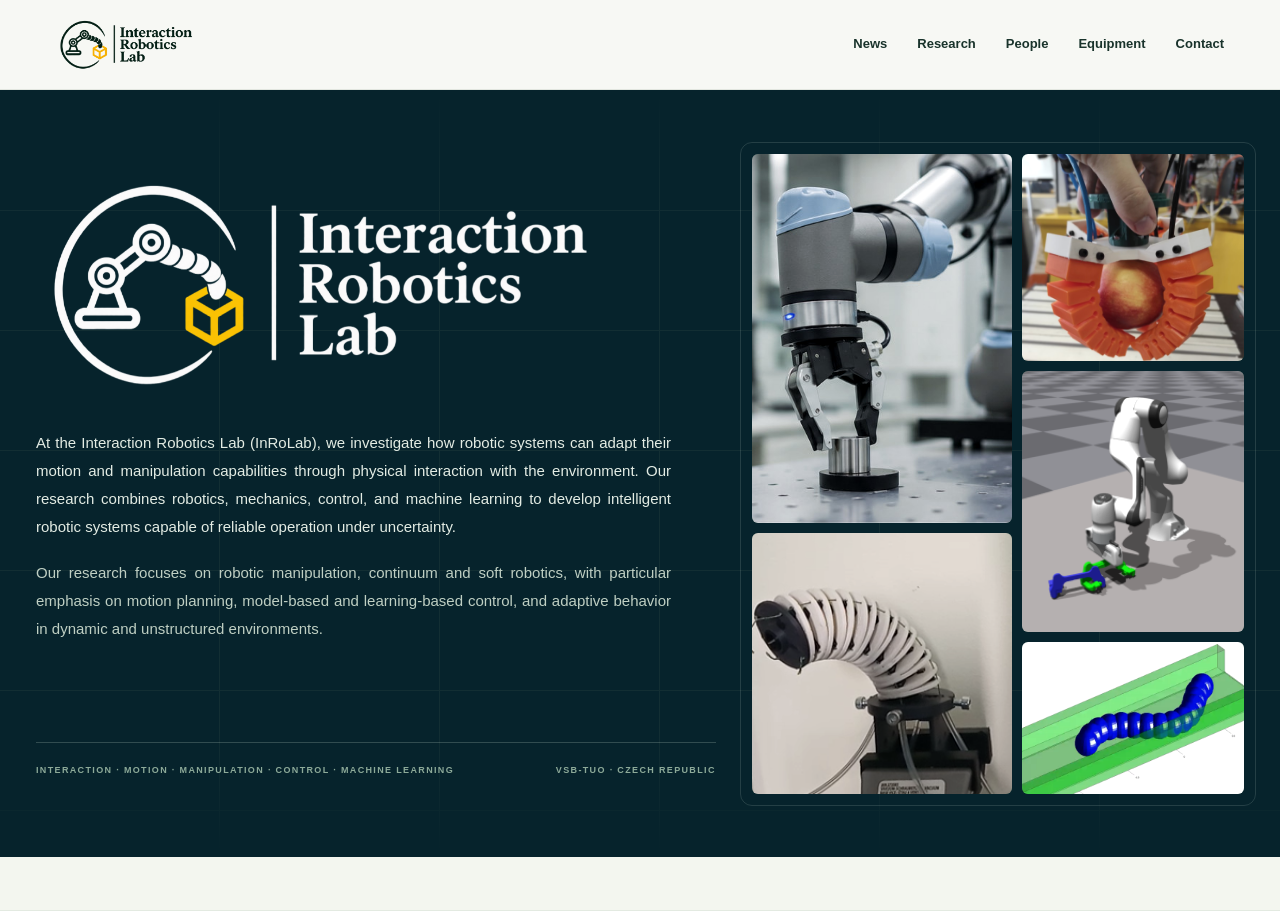
<file: index.html>
<!DOCTYPE html>
<html lang="en">
 <head>
  <meta charset="utf-8"/>
  <meta content="width=device-width, initial-scale=1" name="viewport"/>
  <meta content="#f7f8f4" name="theme-color"/>
  <meta content="Interaction Robotics Lab — research in adaptive manipulation, continuum and soft robots, and learning-based control at VSB – Technical University of Ostrava." name="description"/>
  <title>
   Home | Interaction Robotics Lab | VSB – TUO
  </title>
  <link href="assets/basics/logo_white.png" rel="icon" type="image/svg+xml"/>
  <link href="style.css" rel="stylesheet"/>
  <link href="custom.css" rel="stylesheet"/>
  <script defer="" src="script.js">
  </script>
 </head>
 <body>
  <a class="skip-link" href="#main">
   Skip to content
  </a>
  <header class="site-header" id="top">
   <div class="container header-inner">
        <a aria-current="page"
            aria-label="Lab home"
            class="brand"
            href="index.html">

                <img src="assets/basics/logo_dark_full.png"
                    alt="Interaction Robotics Lab"
                    class="nav-logo">

            </a>
    <nav aria-label="Main navigation" class="nav" id="nav">
     <a href="news.html">
      News
     </a>
     <a href="research.html">
      Research
     </a>
     <!-- <a href="projects.html">
      Projects
     </a> -->
     <a href="people.html">
      People
     </a>
     <a href="equipment.html">
      Equipment
     </a>
     <a href="contact.html">
      Contact
     </a>
    </nav>
    <!-- <a class="header-cta" href="join.html">
     Join our lab
     <span aria-hidden="true">
      ↗
     </span>
    </a> -->
    <button aria-controls="mobile-nav" aria-expanded="false" aria-label="Toggle menu" class="menu-toggle" type="button">
     <span>
     </span>
     <span>
     </span>
    </button>
   </div>
   <nav aria-label="Mobile navigation" class="mobile-nav" hidden="" id="mobile-nav">
    <a href="news.html">
     News
    </a>
    <a href="research.html">
     Research
    </a>
    <!-- <a href="projects.html">
     Projects
    </a> -->
    <a href="people.html">
     People
    </a>
    <a href="equipment.html">
     Equipment
    </a>
    <a href="join.html">
     Join the lab
    </a>
    <a href="contact.html">
     Contact
    </a>
   </nav>
  </header>
  <main id="main">
   <!-- UPRAVY TEJTO STRANKY: Texty, odkazy a obrazky najdes priamo v HTML nizsie. CSS styly v custom.css / style.css. -->
   <section aria-labelledby="hero-title" class="hero">
    <div class="container hero-inner">
     <div class="hero-left">
      <div class="hero-lockup reveal" id="hero-lockup">
       <!-- Velke logo na uvodnej stranke. Cestu k obrazku zmenis v src. -->
       <img
        src="assets/basics/logo_light_full.png"
        alt="Interaction Robotics Lab"
        class="custom-hero-logo"
       />
       <h1 id="hero-title" class="wordmark-accessible-only">Interaction Robotics Lab</h1>
      </div>
      <div class="hero-copy reveal">
       <p class="hero-lead">
        At the Interaction Robotics Lab (InRoLab), we investigate how robotic systems can adapt their motion and manipulation capabilities through physical interaction with the environment. Our research combines robotics, mechanics, control, and machine learning to develop intelligent robotic systems capable of reliable operation under uncertainty.
       </p>
       <p class="hero-secondary">
        Our research focuses on robotic manipulation, continuum and soft robotics, with particular emphasis on motion planning, model-based and learning-based control, and adaptive behavior in dynamic and unstructured environments.
       <div class="hero-actions">
        <!-- <a class="button button-light" href="research.html">
         Explore our research
         <span aria-hidden="true">
          ↗
         </span>
        </a>
        <a class="button button-outline" href="join.html">
         Join the lab
         <span aria-hidden="true">
          ↗
         </span>
        </a> -->
       </div>
      </div>
      <div class="hero-signature">
       <span>
        INTERACTION · MOTION · MANIPULATION · CONTROL · MACHINE LEARNING
       </span>
       <span>
        VSB-TUO · CZECH REPUBLIC
       </span>
      </div>
     </div>
     <div aria-label="Illustrative robotics research image gallery" class="hero-gallery reveal" id="hero-gallery" role="group">
      <!-- OBRAZKY NA UVODE: kazdu cestu src mozes zmenit na vlastny subor v assets/ -->
      <figure class="gallery-tile">
       <img alt="Illustrative research scene: collaborative robot manipulating a cylindrical object" decoding="async" loading="eager" src="assets/hero-robotics-01.jpg"/>
      </figure>
      <figure class="gallery-tile">
       <img alt="Illustrative research scene: soft pneumatic gripper holding a strawberry" decoding="async" loading="lazy" src="assets/gripper.png"/>
      </figure>
      <figure class="gallery-tile">
       <img alt="Illustrative research scene: cable-driven continuum robot prototype" decoding="async" loading="lazy" src="assets/panda.png"/>
      </figure>
      <figure class="gallery-tile">
       <img alt="Illustrative research scene: robotic instrumentation and electronics" decoding="async" loading="lazy" src="assets/tdcr.png"/>
      </figure>
      <figure class="gallery-tile">
       <img alt="Illustrative research scene: flexible robot in contact with a soft object" decoding="async" loading="lazy" src="assets/snake.png
       "/>
      </figure>
      <!-- <span class="hero-photo-note">
       ILLUSTRATIVE IMAGERY · REPLACE WITH APPROVED LAB PHOTOS
      </span> -->
     </div>
    </div>
   </section>
   <section aria-label="Explore the laboratory" class="home-routes">
    <div class="container home-route-grid">
     <!-- <a class="home-route" href="research.html">
      <span class="route-index">
       01 / RESEARCH
      </span>
      <strong>
       Explore our science
      </strong>
      <span aria-hidden="true" class="route-arrow">
       ↗
      </span>
     </a> -->
     <!-- <a class="home-route" href="people.html">
      <span class="route-index">
       02 / PEOPLE
      </span>
      <strong>
       Meet the team
      </strong>
      <span aria-hidden="true" class="route-arrow">
       ↗
      </span>
     </a>
     <a class="home-route" href="join.html">
      <span class="route-index">
       03 / OPPORTUNITIES
      </span>
      <strong>
       Join the lab
      </strong>
      <span aria-hidden="true" class="route-arrow">
       ↗
      </span>
     </a> -->
    </div>
   </section>
   <section class="news-section section-pad" hidden="" id="news">
    <!-- NOVINKY: ked pridas zaznamy do #news-list, odstráň atribut hidden zo sekcie #news. -->
    <div class="container">
     <div class="section-head">
      <div>
       <div class="section-label">
        <span class="label-line">
        </span>
        <span>
         LAB NOTES
        </span>
       </div>
       <h2>
        Latest updates
       </h2>
      </div>
     </div>
     <div class="news-grid" id="news-list">
     </div>
    </div>
   </section>
  </main>
  <!-- <footer class="site-footer">
   <div class="container footer-top">
    <a class="footer-brand" href="index.html">
     <span class="brand-mark">
      <span>
      </span>
      <span>
      </span>
      <span>
      </span>
     </span>
     <strong>
      Interaction Robotics Lab
     </strong>
    </a> 
    <a class="back-top" href="#top">
     Back to top ↑
    </a>
   </div>
   <div class="container footer-bottom">
    <span>
     An emerging research initiative at VSB – Technical University of Ostrava.
    </span>
    <span>
     ©
     <span id="year">
      2026
     </span>
     <span>
      IR Lab
     </span>
     . All rights reserved.
    </span>
   </div>
  </footer>  -->
 </body>
</html>
</file>
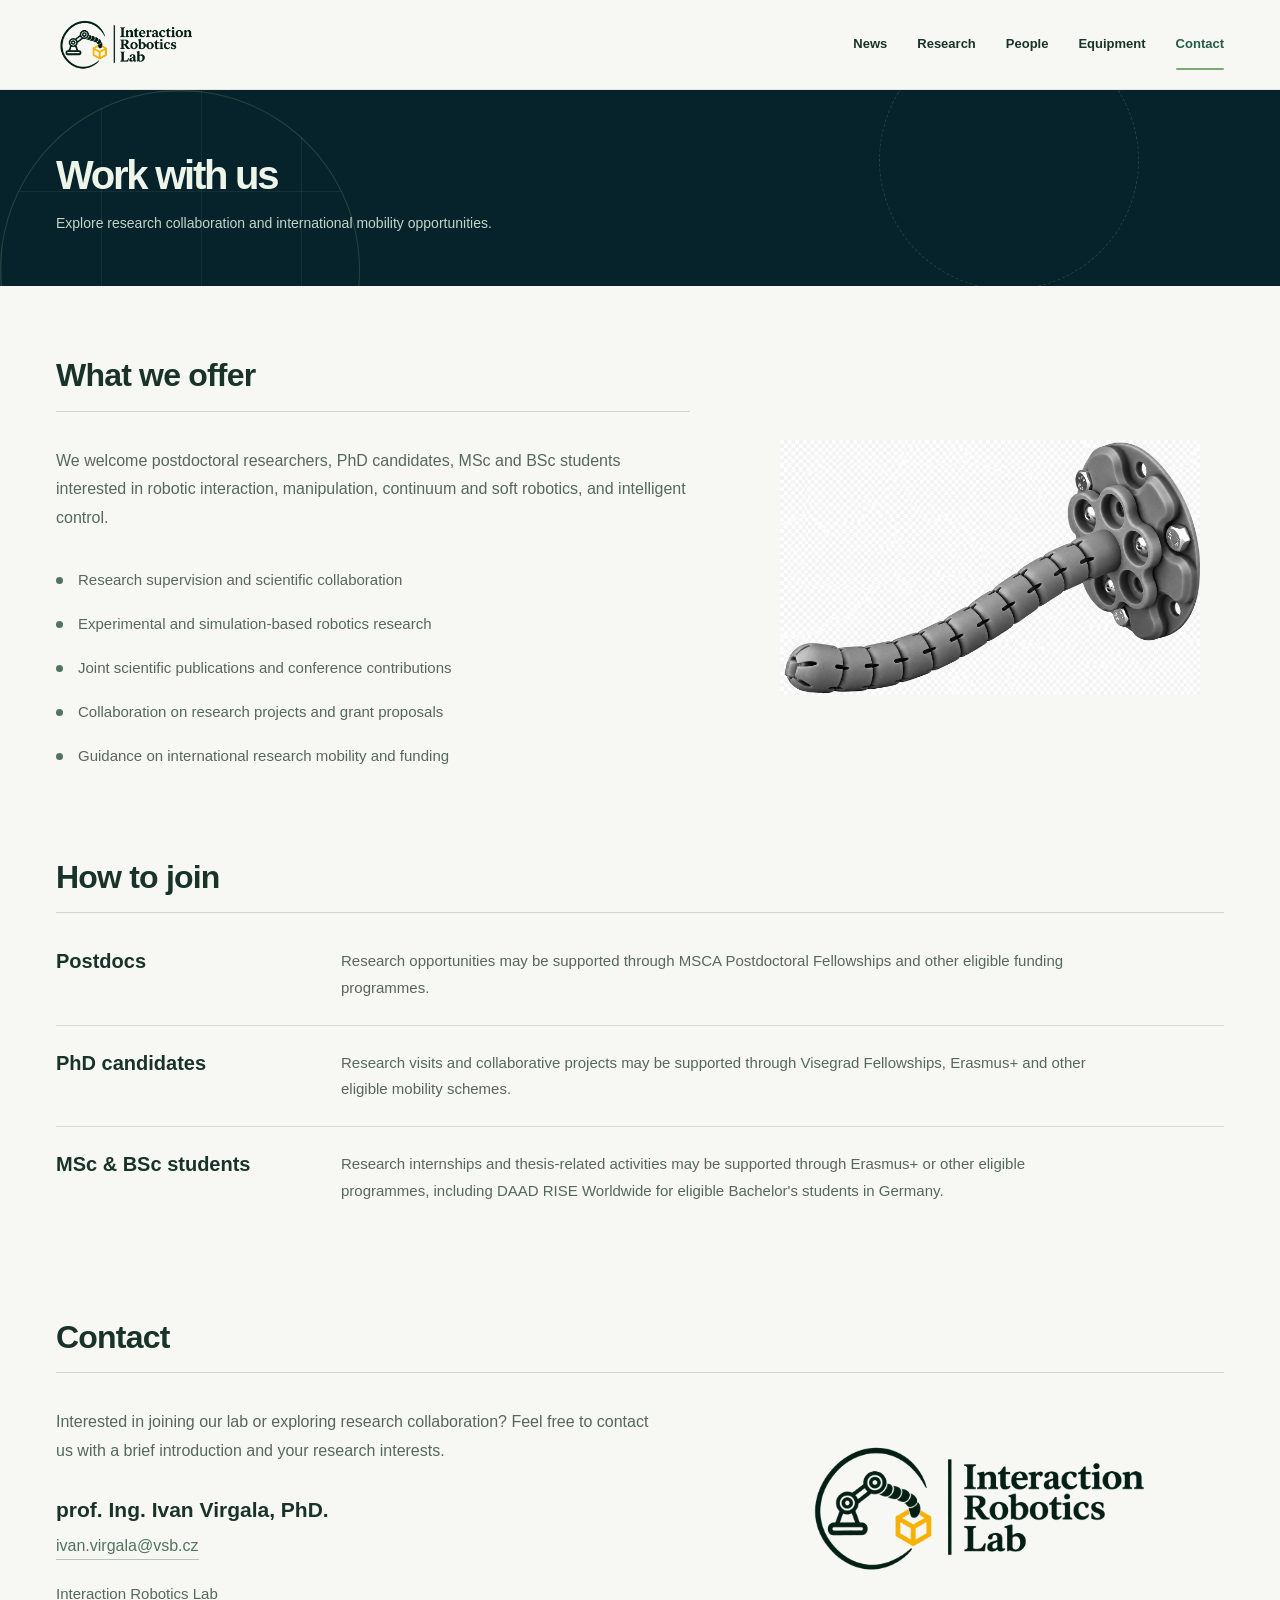
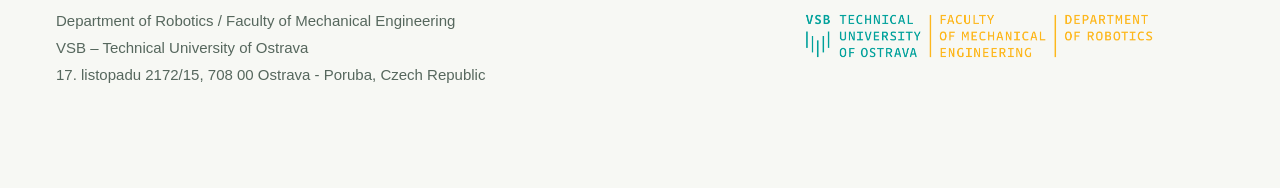
<file: contact.html>
<!DOCTYPE html>
<html lang="en">

<head>
    <meta charset="utf-8">

    <meta name="viewport"
          content="width=device-width, initial-scale=1">

    <meta name="theme-color" content="#f7f8f4">

    <meta name="description"
          content="Research collaboration and international opportunities at Interaction Robotics Lab, VSB – Technical University of Ostrava.">

    <title>
        Contact | Interaction Robotics Lab | VSB – TUO
    </title>

    <link rel="icon"
          href="assets/basics/logo_white.png"
          type="image/png">

    <link rel="stylesheet" href="style.css">
    <link rel="stylesheet" href="custom.css">
    <link rel="stylesheet" href="contact.css">

    <script defer src="script.js"></script>
</head>

<body>

<a class="skip-link" href="#main">
    Skip to content
</a>

<!-- ====================================
     HEADER
     ==================================== -->

<header class="site-header" id="top">

    <div class="container header-inner">

        <a class="brand"
           href="index.html"
           aria-label="Lab home">

            <img
                src="assets/basics/logo_dark_full.png"
                alt="Interaction Robotics Lab"
                class="nav-logo">

        </a>

        <!-- Desktop navigation -->

        <nav aria-label="Main navigation"
             class="nav"
             id="nav">

            <a href="news.html">News</a>
            <a href="research.html">Research</a>
            <a href="people.html">People</a>
            <a href="equipment.html">Equipment</a>

            <a href="contact.html"
               aria-current="page">
                Contact
            </a>

        </nav>

        <!-- Mobile menu -->

        <button
            class="menu-toggle"
            type="button"
            aria-controls="mobile-nav"
            aria-expanded="false"
            aria-label="Toggle menu">

            <span></span>
            <span></span>

        </button>

    </div>

    <nav class="mobile-nav"
         id="mobile-nav"
         aria-label="Mobile navigation"
         hidden>

        <a href="news.html">News</a>
        <a href="research.html">Research</a>
        <a href="people.html">People</a>
        <a href="equipment.html">Equipment</a>

        <a href="contact.html"
           aria-current="page">
            Contact
        </a>

    </nav>

</header>


<!-- ====================================
     MAIN CONTENT
     ==================================== -->

<main id="main">

    <!-- ====================================
         PAGE BANNER
         ==================================== -->

    <div class="subpage-banner"
         aria-label="Contact">

        <div class="container subpage-banner-inner">

            <div>

                <h1 class="subpage-statement">
                    Work with us
                </h1>

                <p class="subpage-subtitle">
                    Explore research collaboration and
                    international mobility opportunities.
                </p>

            </div>

        </div>

    </div>


    <!-- ====================================
         CONTACT CONTENT
         ==================================== -->

    <div class="contact-page">

        <!-- ====================================
             1. WHAT WE OFFER
             ==================================== -->

        <section class="contact-intro-section"
                 aria-labelledby="offer-title">

            <div class="container">

                <div class="contact-intro-grid">

                    <!-- LEFT: TEXT -->

                    <div class="contact-intro-content">

                        <h2 class="contact-section-title"
                            id="offer-title">

                            What we offer

                        </h2>

                        <p class="contact-intro-text">

                            We welcome postdoctoral researchers,
                            PhD candidates, MSc and BSc students
                            interested in robotic interaction,
                            manipulation, continuum and soft
                            robotics, and intelligent control.

                        </p>

                        <ul class="contact-offer-list">

                            <li>
                                Research supervision and
                                scientific collaboration
                            </li>

                            <li>
                                Experimental and
                                simulation-based robotics research
                            </li>

                            <li>
                                Joint scientific publications
                                and conference contributions
                            </li>

                            <li>
                                Collaboration on research projects
                                and grant proposals
                            </li>

                            <li>
                                Guidance on international
                                research mobility and funding
                            </li>

                        </ul>

                    </div>


                    <!-- RIGHT: ROBOT PHOTO -->

                    <div class="contact-intro-visual">

                        <img
                            src="assets/research/cr.png"
                            alt="Continuum robotics research"
                            loading="lazy">

                    </div>

                </div>

            </div>

        </section>


        <!-- ====================================
             2. HOW TO JOIN
             ==================================== -->

        <section class="contact-join-section"
                 aria-labelledby="join-title">

            <div class="container">

                <h2 class="contact-section-title"
                    id="join-title">

                    How to join

                </h2>

                <div class="contact-join-list">


                    <!-- POSTDOCS -->

                    <div class="contact-join-item">

                        <div class="contact-join-heading">

                            <h3>
                                Postdocs
                            </h3>

                        </div>

                        <div class="contact-join-description">

                            <p>
                                Research opportunities may be
                                supported through MSCA Postdoctoral
                                Fellowships and other eligible
                                funding programmes.
                            </p>

                        </div>

                    </div>


                    <!-- PHD -->

                    <div class="contact-join-item">

                        <div class="contact-join-heading">

                            <h3>
                                PhD candidates
                            </h3>

                        </div>

                        <div class="contact-join-description">

                            <p>
                                Research visits and collaborative
                                projects may be supported through
                                Visegrad Fellowships, Erasmus+
                                and other eligible mobility schemes.
                            </p>

                        </div>

                    </div>


                    <!-- MSC AND BSC -->

                    <div class="contact-join-item">

                        <div class="contact-join-heading">

                            <h3>
                                MSc &amp; BSc students
                            </h3>

                        </div>

                        <div class="contact-join-description">

                            <p>
                                Research internships and thesis-related
                                activities may be supported through
                                Erasmus+ or other eligible programmes,
                                including DAAD RISE Worldwide for
                                eligible Bachelor's students in Germany.
                            </p>

                        </div>

                    </div>

                </div>

            </div>

        </section>


        <!-- ====================================
             3. CONTACT
             ==================================== -->

        <section class="contact-details-section"
                 aria-labelledby="contact-title">

            <div class="container">

                <h2 class="contact-section-title"
                    id="contact-title">

                    Contact

                </h2>

                <div class="contact-details-grid">


                    <!-- LEFT: CONTACT DETAILS -->

                    <div class="contact-details-info">

                        <p class="contact-invitation">

                            Interested in joining our lab or
                            exploring research collaboration?
                            Feel free to contact us with a brief
                            introduction and your research interests.

                        </p>

                        <div class="contact-person">

                            <h3>
                                prof. Ing. Ivan Virgala, PhD.
                            </h3>

                            <a href="mailto:ivan.virgala@vsb.cz"
                               class="contact-email">

                                ivan.virgala@vsb.cz

                            </a>

                            <p class="contact-affiliation">

                                Interaction Robotics Lab<br>
                                Department of Robotics / Faculty of Mechanical Engineering<br>
                                VSB – Technical University of Ostrava<br>
                                17. listopadu 2172/15, 708 00 Ostrava - Poruba, Czech Republic
                            </p>

                        </div>

                    </div>


                    <!-- RIGHT: LAB LOGO -->

                    <div class="contact-details-logo">

                    <!-- Logo Interaction Robotics Lab -->
                    <a href="https://inrolab.github.io/"
                    class="faculty-link"
                    target="_blank"
                    rel="noopener noreferrer"
                    aria-label="Faculty of Mechanical Engineering">
                    <img
                        src="assets/basics/logo_dark_full.png"
                        alt="Interaction Robotics Lab"
                        loading="lazy">

                    <!-- Klikateľné logo fakulty -->
                    <a href="https://www.fs.vsb.cz/354/en/"
                    class="faculty-link"
                    target="_blank"
                    rel="noopener noreferrer"
                    aria-label="Faculty of Mechanical Engineering">

                        <img
                            src="assets/basics/vsb.png"
                            alt="Faculty of Mechanical Engineering, VSB–TUO"
                            loading="lazy">

                    </a>

                </div>

                </div>

            </div>

        </section>

    </div>

</main>

</body>
</html>
</file>
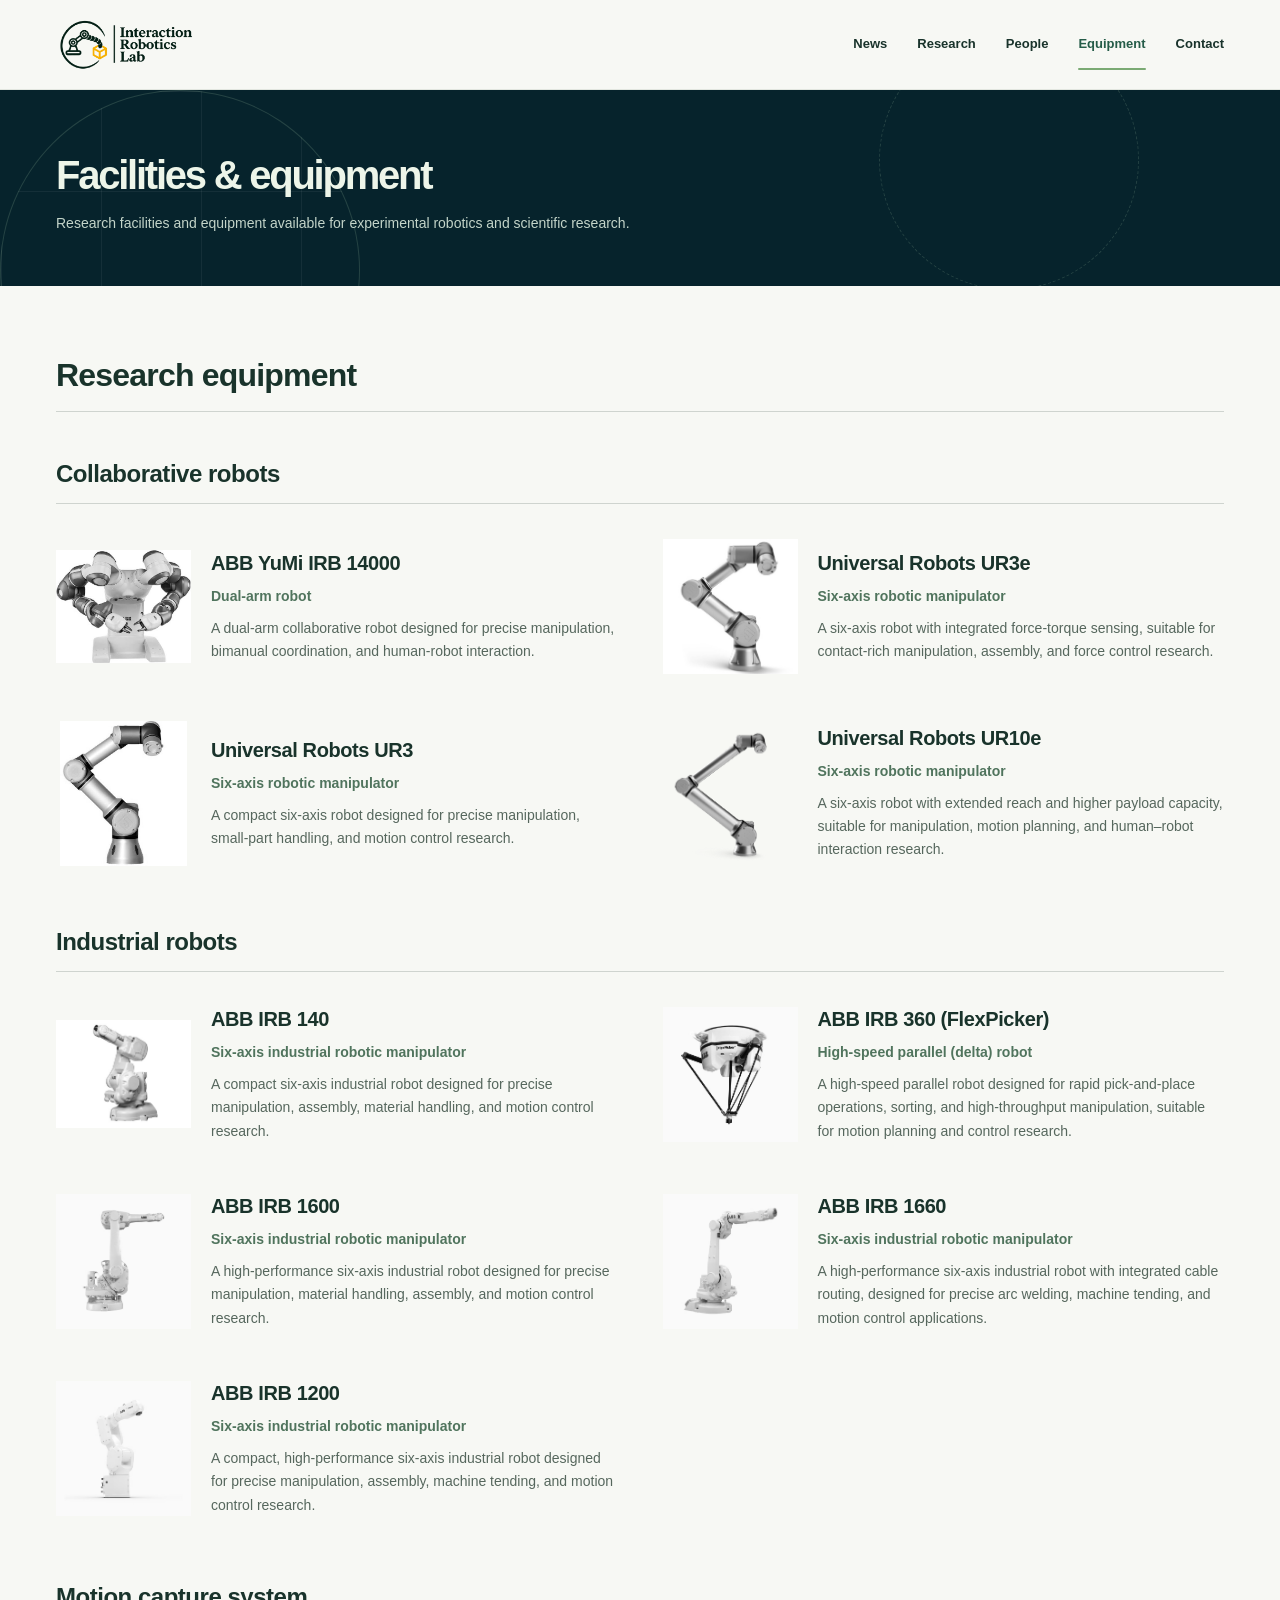
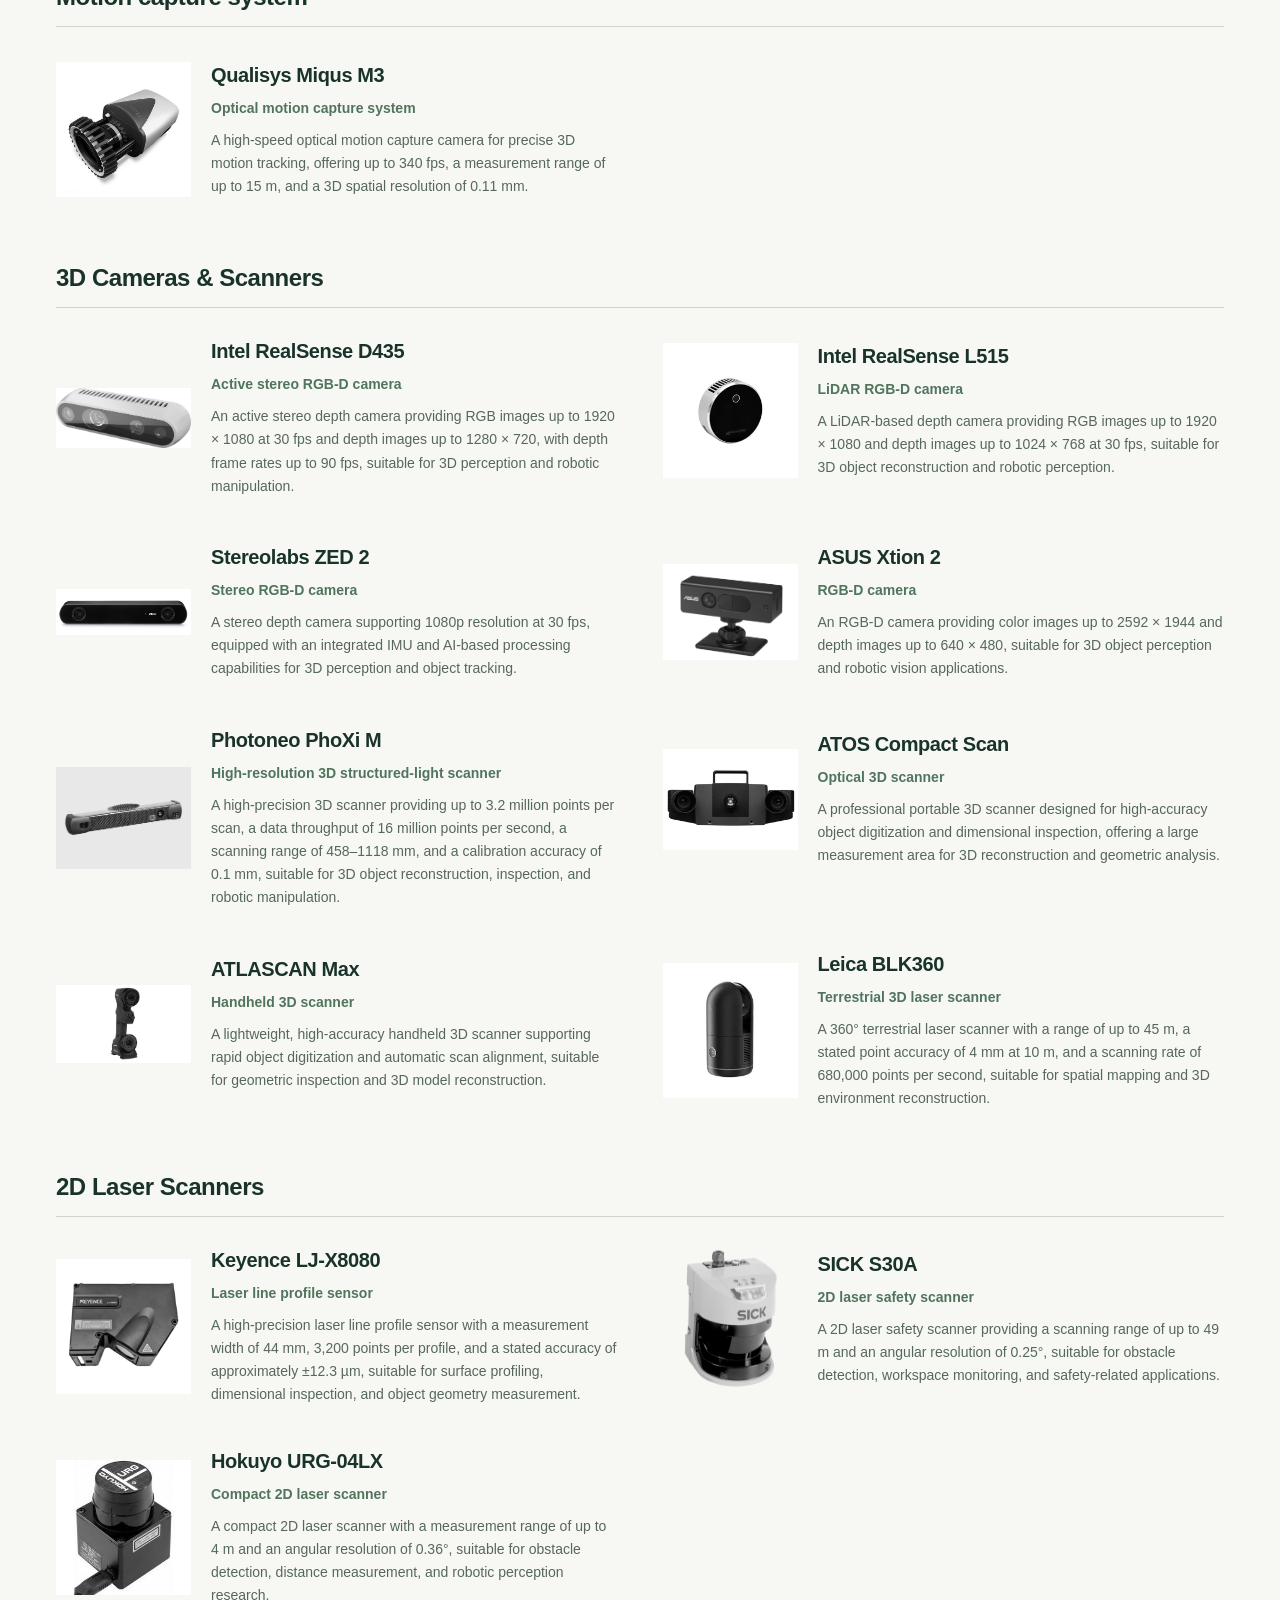
<file: equipment.html>
<!DOCTYPE html>
<html lang="en">

<head>
    <meta charset="utf-8">
    <meta name="viewport"
          content="width=device-width, initial-scale=1">

    <meta name="theme-color" content="#f7f8f4">

    <meta name="description"
          content="Research facilities and equipment at Interaction Robotics Lab, VSB - Technical University of Ostrava.">

    <title>
        Equipment | Interaction Robotics Lab | VSB - TUO
    </title>

    <link rel="icon"
          href="assets/basics/logo_white.png"
          type="image/png">

    <link rel="stylesheet" href="style.css">
    <link rel="stylesheet" href="custom.css">
    <link rel="stylesheet" href="equipment.css">

    <script defer src="script.js"></script>
</head>

<body>

<a class="skip-link" href="#main">
    Skip to content
</a>

<!-- ====================================
     HEADER
     ==================================== -->

<header class="site-header" id="top">

    <div class="container header-inner">

        <!-- Logo -->
        <a class="brand"
           href="index.html"
           aria-label="Lab home">

            <img src="assets/basics/logo_dark_full.png"
                    alt="Interaction Robotics Lab"
                    class="nav-logo">

        </a>

        <!-- Desktop navigation -->
        <nav aria-label="Main navigation"
             class="nav"
             id="nav">

            <a href="news.html">News</a>
            <a href="research.html">Research</a>
            <!-- <a href="projects.html">Projects</a> -->
            <a href="people.html">People</a>

            <a href="equipment.html"
               aria-current="page">
                Equipment
            </a>

            <a href="contact.html">Contact</a>

        </nav>

        <!-- Mobile menu button -->
        <button
            class="menu-toggle"
            type="button"
            aria-controls="mobile-nav"
            aria-expanded="false"
            aria-label="Toggle menu">

            <span></span>
            <span></span>

        </button>

    </div>

    <!-- Mobile navigation -->
    <nav class="mobile-nav"
         id="mobile-nav"
         aria-label="Mobile navigation"
         hidden>

        <a href="news.html">News</a>
        <a href="research.html">Research</a>
        <!-- <a href="projects.html">Projects</a> -->
        <a href="people.html">People</a>

        <a href="equipment.html"
           aria-current="page">
            Equipment
        </a>

        <a href="contact.html">Contact</a>

    </nav>

</header>


<!-- ====================================
     MAIN CONTENT
     ==================================== -->

<main id="main">

    <!-- PAGE BANNER -->

    <div class="subpage-banner"
         aria-label="Equipment">

        <div class="container subpage-banner-inner">

            <div>

                <h1 class="subpage-statement">
                    Facilities &amp; equipment
                </h1>

                <p class="subpage-subtitle">
                    Research facilities and equipment available for experimental 
                    robotics and scientific research.
                </p>

            </div>

        </div>

    </div>


    <!-- ====================================
         EQUIPMENT
         ==================================== -->

    <section class="equipment-page"
             aria-labelledby="equipment-title">

        <div class="container">

            <!-- MAIN HEADING -->

            <h2 class="equipment-main-title"
                id="equipment-title">

                Research equipment

            </h2>


            <!-- ====================================
                 1. ROBOTIC MANIPULATORS
                 ==================================== -->

            <section class="equipment-group"
                     aria-labelledby="manipulators-title">

                <h3 class="equipment-group-title"
                    id="manipulators-title">

                    Collaborative robots

                </h3>


                <div class="equipment-items">


                    <!-- ABB YUMI -->
                    <article class="equipment-item">
                        <div class="equipment-photo">
                            <img
                                src="assets/equipment/yumi.jpeg"
                                alt="ABB YuMi IRB 14000"
                                loading="lazy">
                        </div>
                        <div class="equipment-item-info">
                            <h4>
                                ABB YuMi IRB 14000
                            </h4>
                            <p class="equipment-kind">
                                Dual-arm robot
                            </p>
                            <p class="equipment-description">
                                A dual-arm collaborative robot designed for precise manipulation, bimanual coordination, and human-robot interaction.
                            </p>
                        </div>
                    </article>

                    <!-- UR3e -->
                    <article class="equipment-item">
                        <div class="equipment-photo">
                            <img
                                src="assets/equipment/UR3e.jpeg"
                                alt="UR3e"
                                loading="lazy">
                        </div>
                        <div class="equipment-item-info">
                            <h4>
                                Universal Robots UR3e
                            </h4>
                            <p class="equipment-kind">
                                Six-axis robotic manipulator
                            </p>
                            <p class="equipment-description">
                                A six-axis robot with integrated force-torque sensing, suitable for contact-rich manipulation, assembly, and force control research.
                            </p>
                        </div>
                    </article>

                    <!-- UR3 -->
                    <article class="equipment-item">
                        <div class="equipment-photo">
                            <img
                                src="assets/equipment/ur3.jpeg"
                                alt="UR3"
                                loading="lazy">
                        </div>
                        <div class="equipment-item-info">
                            <h4>
                                Universal Robots UR3
                            </h4>
                            <p class="equipment-kind">
                                Six-axis robotic manipulator
                            </p>
                            <p class="equipment-description">
                                A compact six-axis robot designed for precise manipulation, small-part handling, and motion control research.
                            </p>
                        </div>
                    </article>

                    <!-- UR10e -->
                    <article class="equipment-item">
                        <div class="equipment-photo">
                            <img
                                src="assets/equipment/UR10e.png"
                                alt="UR10e"
                                loading="lazy">
                        </div>
                        <div class="equipment-item-info">
                            <h4>
                                Universal Robots UR10e
                            </h4>
                            <p class="equipment-kind">
                                Six-axis robotic manipulator
                            </p>
                            <p class="equipment-description">
                                A six-axis robot with extended reach and higher payload capacity, suitable for manipulation, motion planning, and human–robot interaction research.
                            </p>
                        </div>
                    </article>
                  
                </div>

            </section>


            <!-- ====================================
                 2. Industrial robots
                 ====================================-->

            <section class="equipment-group"
                     aria-labelledby="continuum-title">

                <h3 class="equipment-group-title"
                    id="continuum-title">

                    Industrial robots

                </h3>

                <div class="equipment-items">

                    <!-- ABB YUMI -->
                    <article class="equipment-item">
                        <div class="equipment-photo">
                            <img
                                src="assets/equipment/ABB IRB 140.jpeg"
                                alt="ABB IRB 140"
                                loading="lazy">
                        </div>
                        <div class="equipment-item-info">
                            <h4>
                                ABB IRB 140
                            </h4>
                            <p class="equipment-kind">
                                Six-axis industrial robotic manipulator
                            </p>
                            <p class="equipment-description">
                                A compact six-axis industrial robot designed for precise manipulation, assembly, material handling, and motion control research.
                            </p>
                        </div>
                    </article>

                    <!-- ABB IRB 360 -->
                    <article class="equipment-item">
                        <div class="equipment-photo">
                            <img
                                src="assets/equipment/ABB IRB 360.avif"
                                alt="ABB IRB 360"
                                loading="lazy">
                        </div>
                        <div class="equipment-item-info">
                            <h4>
                                ABB IRB 360 (FlexPicker)
                            </h4>
                            <p class="equipment-kind">
                                High-speed parallel (delta) robot
                            </p>
                            <p class="equipment-description">
                                A high-speed parallel robot designed for rapid pick-and-place operations, sorting, and high-throughput manipulation, suitable for motion planning and control research.
                            </p>
                        </div>
                    </article>

                    <!-- ABB IRB 1600 -->
                    <article class="equipment-item">
                        <div class="equipment-photo">
                            <img
                                src="assets/equipment/ABB IRB 1600.avif"
                                alt="ABB IRB 1600"
                                loading="lazy">
                        </div>
                        <div class="equipment-item-info">
                            <h4>
                                ABB IRB 1600
                            </h4>
                            <p class="equipment-kind">
                                Six-axis industrial robotic manipulator
                            </p>
                            <p class="equipment-description">
                                A high-performance six-axis industrial robot designed for precise manipulation, material handling, assembly, and motion control research.
                            </p>
                        </div>
                    </article>

                    <!-- ABB IRB 1660 -->
                    <article class="equipment-item">
                        <div class="equipment-photo">
                            <img
                                src="assets/equipment/ABB IRB 1660.avif"
                                alt="ABB IRB 1660"
                                loading="lazy">
                        </div>
                        <div class="equipment-item-info">
                            <h4>
                                ABB IRB 1660
                            </h4>
                            <p class="equipment-kind">
                                Six-axis industrial robotic manipulator
                            </p>
                            <p class="equipment-description">
                                A high-performance six-axis industrial robot with integrated cable routing, designed for precise arc welding, machine tending, and motion control applications.
                            </p>
                        </div>
                    </article>

                    <!-- ABB IRB 1200 -->
                    <article class="equipment-item">
                        <div class="equipment-photo">
                            <img
                                src="assets/equipment/ABB IRB 1200.avif"
                                alt="ABB IRB 1200"
                                loading="lazy">
                        </div>
                        <div class="equipment-item-info">
                            <h4>
                                ABB IRB 1200
                            </h4>
                            <p class="equipment-kind">
                                Six-axis industrial robotic manipulator
                            </p>
                            <p class="equipment-description">
                                A compact, high-performance six-axis industrial robot designed for precise manipulation, assembly, machine tending, and motion control research.
                            </p>
                        </div>
                    </article>

                </div>

            </section>

           <!-- ====================================
                 1. Motion capture system
                 ==================================== -->
            <section class="equipment-group"
                     aria-labelledby="manipulators-title">

                <h3 class="equipment-group-title"
                    id="manipulators-title">
                    Motion capture system
                </h3>
                <div class="equipment-items">
                    <!-- Qualisys Miqus M3 -->
                    <article class="equipment-item">
                        <div class="equipment-photo">
                            <img
                                src="assets/equipment/Qualisys Miqus M3.jpg"
                                alt="Qualisys Miqus M3"
                                loading="lazy">
                        </div>
                        <div class="equipment-item-info">
                            <h4>
                                Qualisys Miqus M3
                            </h4>
                            <p class="equipment-kind">
                                Optical motion capture system
                            </p>
                            <p class="equipment-description">
                                A high-speed optical motion capture camera for precise 3D motion tracking, offering up to 340 fps, a measurement range of up to 15 m, and a 3D spatial resolution of 0.11 mm.
                            </p>
                        </div>
                    </article>
                </div>
            </section>
            
            
              <!-- ====================================
              1. 3D CAMERAS & SCANNERS
              ==================================== -->

          <section class="equipment-group"
                  aria-labelledby="cameras-scanners-title">

              <h3 class="equipment-group-title"
                  id="cameras-scanners-title">
                  3D Cameras &amp; Scanners
              </h3>

              <div class="equipment-items">

                  <!-- Intel RealSense D435 -->
                  <article class="equipment-item">
                      <div class="equipment-photo">
                          <img
                              src="assets/equipment/Intel RealSense D435.jpg"
                              alt="Intel RealSense D435"
                              loading="lazy">
                      </div>

                      <div class="equipment-item-info">
                          <h4>Intel RealSense D435</h4>

                          <p class="equipment-kind">
                              Active stereo RGB-D camera
                          </p>

                          <p class="equipment-description">
                              An active stereo depth camera providing
                              RGB images up to 1920 × 1080 at 30 fps
                              and depth images up to 1280 × 720,
                              with depth frame rates up to 90 fps,
                              suitable for 3D perception and
                              robotic manipulation.
                          </p>
                      </div>
                  </article>

                  <!-- Intel RealSense L515 -->
                  <article class="equipment-item">
                      <div class="equipment-photo">
                          <img
                              src="assets/equipment/Intel RealSense L515.avif"
                              alt="Intel RealSense L515"
                              loading="lazy">
                      </div>

                      <div class="equipment-item-info">
                          <h4>Intel RealSense L515</h4>

                          <p class="equipment-kind">
                              LiDAR RGB-D camera
                          </p>

                          <p class="equipment-description">
                              A LiDAR-based depth camera providing
                              RGB images up to 1920 × 1080 and
                              depth images up to 1024 × 768 at
                              30 fps, suitable for 3D object
                              reconstruction and robotic perception.
                          </p>
                      </div>
                  </article>

                  <!-- Stereolabs ZED 2 -->
                  <article class="equipment-item">
                      <div class="equipment-photo">
                          <img
                              src="assets/equipment/Stereolabs ZED 2.jpg"
                              alt="Stereolabs ZED 2"
                              loading="lazy">
                      </div>

                      <div class="equipment-item-info">
                          <h4>Stereolabs ZED 2</h4>

                          <p class="equipment-kind">
                              Stereo RGB-D camera
                          </p>

                          <p class="equipment-description">
                              A stereo depth camera supporting
                              1080p resolution at 30 fps, equipped
                              with an integrated IMU and AI-based
                              processing capabilities for 3D
                              perception and object tracking.
                          </p>
                      </div>
                  </article>

                  <!-- ASUS Xtion 2 -->
                  <article class="equipment-item">
                      <div class="equipment-photo">
                          <img
                              src="assets/equipment/ASUS Xtion 2.jpg"
                              alt="ASUS Xtion 2"
                              loading="lazy">
                      </div>

                      <div class="equipment-item-info">
                          <h4>ASUS Xtion 2</h4>

                          <p class="equipment-kind">
                              RGB-D camera
                          </p>

                          <p class="equipment-description">
                              An RGB-D camera providing color
                              images up to 2592 × 1944 and depth
                              images up to 640 × 480, suitable
                              for 3D object perception and
                              robotic vision applications.
                          </p>
                      </div>
                  </article>

                  <!-- Photoneo PhoXi M -->
                  <article class="equipment-item">
                      <div class="equipment-photo">
                          <img
                              src="assets/equipment/Photoneo PhoXi M .jpg"
                              alt="Photoneo PhoXi M"
                              loading="lazy">
                      </div>

                      <div class="equipment-item-info">
                          <h4>Photoneo PhoXi M</h4>

                          <p class="equipment-kind">
                              High-resolution 3D structured-light scanner
                          </p>

                          <p class="equipment-description">
                              A high-precision 3D scanner providing
                              up to 3.2 million points per scan,
                              a data throughput of 16 million
                              points per second, a scanning range
                              of 458–1118 mm, and a calibration
                              accuracy of 0.1 mm, suitable for
                              3D object reconstruction, inspection,
                              and robotic manipulation.
                          </p>
                      </div>
                  </article>

                  <!-- ATOS Compact Scan -->
                  <article class="equipment-item">
                      <div class="equipment-photo">
                          <img
                              src="assets/equipment/ATOS Compact Scan.jpg"
                              alt="ATOS Compact Scan"
                              loading="lazy">
                      </div>

                      <div class="equipment-item-info">
                          <h4>ATOS Compact Scan</h4>

                          <p class="equipment-kind">
                              Optical 3D scanner
                          </p>

                          <p class="equipment-description">
                              A professional portable 3D scanner
                              designed for high-accuracy object
                              digitization and dimensional inspection,
                              offering a large measurement area
                              for 3D reconstruction and
                              geometric analysis.
                          </p>
                      </div>
                  </article>

                  <!-- ATLASCAN Max -->
                  <article class="equipment-item">
                      <div class="equipment-photo">
                          <img
                              src="assets/equipment/ATLASCAN Max.jpg"
                              alt="ATLASCAN Max"
                              loading="lazy">
                      </div>

                      <div class="equipment-item-info">
                          <h4>ATLASCAN Max</h4>

                          <p class="equipment-kind">
                              Handheld 3D scanner
                          </p>

                          <p class="equipment-description">
                              A lightweight, high-accuracy handheld
                              3D scanner supporting rapid object
                              digitization and automatic scan
                              alignment, suitable for geometric
                              inspection and 3D model reconstruction.
                          </p>
                      </div>
                  </article>

                  <!-- Leica BLK360 -->
                  <article class="equipment-item">
                      <div class="equipment-photo">
                          <img
                              src="assets/equipment/Leica BLK360.jpeg"
                              alt="Leica BLK360"
                              loading="lazy">
                      </div>

                      <div class="equipment-item-info">
                          <h4>Leica BLK360</h4>

                          <p class="equipment-kind">
                              Terrestrial 3D laser scanner
                          </p>

                          <p class="equipment-description">
                              A 360° terrestrial laser scanner
                              with a range of up to 45 m,
                              a stated point accuracy of 4 mm
                              at 10 m, and a scanning rate of
                              680,000 points per second, suitable
                              for spatial mapping and
                              3D environment reconstruction.
                          </p>
                      </div>
                  </article>

              </div>
          </section>


          <!-- ====================================
              2. 2D LASER SCANNERS
              ==================================== -->

          <section class="equipment-group"
                  aria-labelledby="laser-scanners-title">

              <h3 class="equipment-group-title"
                  id="laser-scanners-title">
                  2D Laser Scanners
              </h3>

              <div class="equipment-items">

                  <!-- Keyence LJ-X8080 -->
                  <article class="equipment-item">
                      <div class="equipment-photo">
                          <img
                              src="assets/equipment/Keyence LJ-X8080.png"
                              alt="Keyence LJ-X8080"
                              loading="lazy">
                      </div>

                      <div class="equipment-item-info">
                          <h4>Keyence LJ-X8080</h4>

                          <p class="equipment-kind">
                              Laser line profile sensor
                          </p>

                          <p class="equipment-description">
                              A high-precision laser line profile
                              sensor with a measurement width
                              of 44 mm, 3,200 points per profile,
                              and a stated accuracy of approximately
                              ±12.3 µm, suitable for surface
                              profiling, dimensional inspection,
                              and object geometry measurement.
                          </p>
                      </div>
                  </article>

                  <!-- SICK S30A -->
                  <article class="equipment-item">
                      <div class="equipment-photo">
                          <img
                              src="assets/equipment/SICK S30A.avif"
                              alt="SICK S30A"
                              loading="lazy">
                      </div>

                      <div class="equipment-item-info">
                          <h4>SICK S30A</h4>

                          <p class="equipment-kind">
                              2D laser safety scanner
                          </p>

                          <p class="equipment-description">
                              A 2D laser safety scanner providing
                              a scanning range of up to 49 m and
                              an angular resolution of 0.25°,
                              suitable for obstacle detection,
                              workspace monitoring, and
                              safety-related applications.
                          </p>
                      </div>
                  </article>

                  <!-- Hokuyo URG-04LX -->
                  <article class="equipment-item">
                      <div class="equipment-photo">
                          <img
                              src="assets/equipment/Hokuyo URG-04LX.jpeg"
                              alt="Hokuyo URG-04LX"
                              loading="lazy">
                      </div>

                      <div class="equipment-item-info">
                          <h4>Hokuyo URG-04LX</h4>

                          <p class="equipment-kind">
                              Compact 2D laser scanner
                          </p>

                          <p class="equipment-description">
                              A compact 2D laser scanner with
                              a measurement range of up to 4 m
                              and an angular resolution of 0.36°,
                              suitable for obstacle detection,
                              distance measurement, and
                              robotic perception research.
                          </p>
                      </div>
                  </article>

              </div>
          </section>



            <!-- ====================================
                 3. SENSING AND MEASUREMENT

                 Odstran komentare po doplneni
                 skutocnych zariadeni.
                 ====================================

            <section class="equipment-group"
                     aria-labelledby="sensing-title">

                <h3 class="equipment-group-title"
                    id="sensing-title">

                    Sensing and measurement

                </h3>

                <div class="equipment-items">

                    <article class="equipment-item">

                        <div class="equipment-photo">

                            <img
                                src="assets/equipment/sensor.jpg"
                                alt="Measurement equipment"
                                loading="lazy">

                        </div>

                        <div class="equipment-item-info">

                            <h4>
                                Equipment Name
                            </h4>

                            <p class="equipment-kind">
                                Measurement system
                            </p>

                            <p class="equipment-description">
                                Description of measurement
                                capabilities and research use.
                            </p>

                        </div>

                    </article>

                </div>

            </section>

            -->


            <!-- ====================================
                 4. PROTOTYPING AND COMPUTING

                 Odstran komentare po doplneni
                 skutocnych zariadeni.
                 ====================================

            <section class="equipment-group"
                     aria-labelledby="prototyping-title">

                <h3 class="equipment-group-title"
                    id="prototyping-title">

                    Prototyping and computing

                </h3>

                <div class="equipment-items">

                    <article class="equipment-item">

                        <div class="equipment-photo">

                            <img
                                src="assets/equipment/device.jpg"
                                alt="Prototyping equipment"
                                loading="lazy">

                        </div>

                        <div class="equipment-item-info">

                            <h4>
                                Equipment Name
                            </h4>

                            <p class="equipment-kind">
                                Prototyping equipment
                            </p>

                            <p class="equipment-description">
                                Description of the equipment
                                and its research applications.
                            </p>

                        </div>

                    </article>

                </div>

            </section>

            -->


        </div>

    </section>

</main>

</body>
</html>
</file>
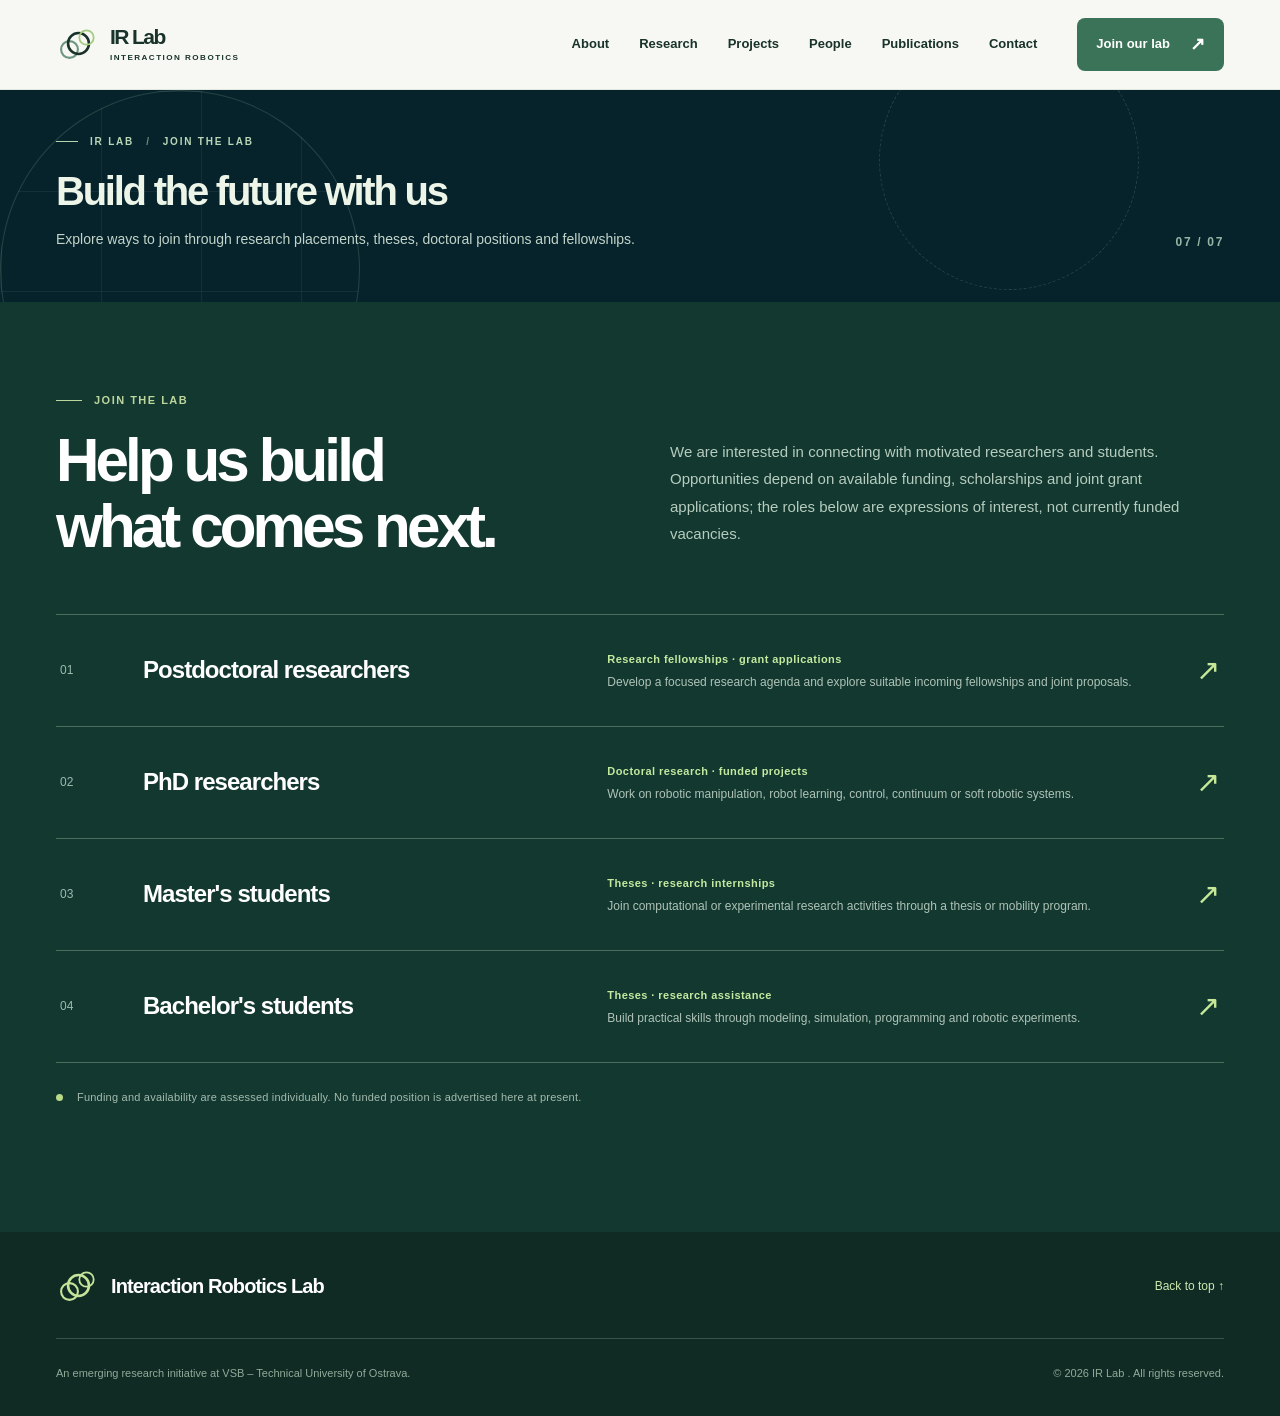
<file: join.html>
<!DOCTYPE html>
<html lang="en">
 <head>
  <meta charset="utf-8"/>
  <meta content="width=device-width, initial-scale=1" name="viewport"/>
  <meta content="#f7f8f4" name="theme-color"/>
  <meta content="Interaction Robotics Lab — research in adaptive manipulation, continuum and soft robots, and learning-based control at VSB – Technical University of Ostrava." name="description"/>
  <title>
   Join The Lab | Interaction Robotics Lab | VSB – TUO
  </title>
  <link href="assets/favicon.svg" rel="icon" type="image/svg+xml"/>
  <link href="style.css" rel="stylesheet"/>
  <link href="custom.css" rel="stylesheet"/>
  <script defer="" src="script.js">
  </script>
 </head>
 <body>
  <a class="skip-link" href="#main">
   Skip to content
  </a>
  <header class="site-header" id="top">
   <div class="container header-inner">
    <a aria-label="Lab home" class="brand" href="index.html">
     <span aria-hidden="true" class="brand-mark">
      <span>
      </span>
      <span>
      </span>
      <span>
      </span>
     </span>
     <span class="brand-type">
      <strong>
       IR Lab
      </strong>
      <small>
       INTERACTION ROBOTICS
      </small>
     </span>
    </a>
    <nav aria-label="Main navigation" class="nav" id="nav">
     <a href="about.html">
      About
     </a>
     <a href="research.html">
      Research
     </a>
     <a href="projects.html">
      Projects
     </a>
     <a href="people.html">
      People
     </a>
     <a href="publications.html">
      Publications
     </a>
     <a href="contact.html">
      Contact
     </a>
    </nav>
    <a aria-current="page" class="header-cta" href="join.html">
     Join our lab
     <span aria-hidden="true">
      ↗
     </span>
    </a>
    <button aria-controls="mobile-nav" aria-expanded="false" aria-label="Toggle menu" class="menu-toggle" type="button">
     <span>
     </span>
     <span>
     </span>
    </button>
   </div>
   <nav aria-label="Mobile navigation" class="mobile-nav" hidden="" id="mobile-nav">
    <a href="about.html">
     About
    </a>
    <a href="research.html">
     Research
    </a>
    <a href="projects.html">
     Projects
    </a>
    <a href="people.html">
     People
    </a>
    <a href="publications.html">
     Publications
    </a>
    <a aria-current="page" href="join.html">
     Join the lab
    </a>
    <a href="contact.html">
     Contact
    </a>
   </nav>
  </header>
  <main id="main">
   <!-- UPRAVY TEJTO STRANKY: Texty, odkazy a obrazky najdes priamo v HTML nizsie. CSS styly v custom.css / style.css. -->
   <div aria-label="JOIN THE LAB" class="subpage-banner">
    <div class="container subpage-banner-inner">
     <div>
      <div class="subpage-kicker">
       <span class="subpage-line">
       </span>
       IR LAB
       <span class="subpage-separator">
        /
       </span>
       JOIN THE LAB
      </div>
      <p class="subpage-statement">
       Build the future with us
      </p>
      <p class="subpage-subtitle">
       Explore ways to join through research placements, theses, doctoral positions and fellowships.
      </p>
     </div>
     <span class="subpage-number">
      07 / 07
     </span>
    </div>
   </div>
   <section class="join-section section-pad" id="join">
    <div class="container">
     <div class="join-top">
      <div>
       <div class="section-label light">
        <span class="label-line">
        </span>
        <span>
         JOIN THE LAB
        </span>
       </div>
       <h2>
        Help us build what comes next.
       </h2>
      </div>
      <p>
       We are interested in connecting with motivated researchers and students. Opportunities depend on available funding, scholarships and joint grant applications; the roles below are expressions of interest, not currently funded vacancies.
      </p>
     </div>
     <div class="role-list" id="opportunities-list">
      <div class="role-item">
       <span class="role-index">
        01
       </span>
       <span class="role-name">
        Postdoctoral researchers
       </span>
       <div class="role-desc">
        <span>
         Research fellowships · grant applications
        </span>
        <p>
         Develop a focused research agenda and explore suitable incoming fellowships and joint proposals.
        </p>
       </div>
       <span class="role-arrow">
        ↗
       </span>
      </div>
      <div class="role-item">
       <span class="role-index">
        02
       </span>
       <span class="role-name">
        PhD researchers
       </span>
       <div class="role-desc">
        <span>
         Doctoral research · funded projects
        </span>
        <p>
         Work on robotic manipulation, robot learning, control, continuum or soft robotic systems.
        </p>
       </div>
       <span class="role-arrow">
        ↗
       </span>
      </div>
      <div class="role-item">
       <span class="role-index">
        03
       </span>
       <span class="role-name">
        Master's students
       </span>
       <div class="role-desc">
        <span>
         Theses · research internships
        </span>
        <p>
         Join computational or experimental research activities through a thesis or mobility program.
        </p>
       </div>
       <span class="role-arrow">
        ↗
       </span>
      </div>
      <div class="role-item">
       <span class="role-index">
        04
       </span>
       <span class="role-name">
        Bachelor's students
       </span>
       <div class="role-desc">
        <span>
         Theses · research assistance
        </span>
        <p>
         Build practical skills through modeling, simulation, programming and robotic experiments.
        </p>
       </div>
       <span class="role-arrow">
        ↗
       </span>
      </div>
     </div>
     <div class="join-footnote">
      <span class="status-dot">
      </span>
      Funding and availability are assessed individually. No funded position is advertised here at present.
     </div>
    </div>
   </section>
  </main>
  <footer class="site-footer">
   <div class="container footer-top">
    <a class="footer-brand" href="index.html">
     <span class="brand-mark">
      <span>
      </span>
      <span>
      </span>
      <span>
      </span>
     </span>
     <strong>
      Interaction Robotics Lab
     </strong>
    </a>
    <a class="back-top" href="#top">
     Back to top ↑
    </a>
   </div>
   <div class="container footer-bottom">
    <span>
     An emerging research initiative at VSB – Technical University of Ostrava.
    </span>
    <span>
     ©
     <span id="year">
      2026
     </span>
     <span>
      IR Lab
     </span>
     . All rights reserved.
    </span>
   </div>
  </footer>
 </body>
</html>
</file>
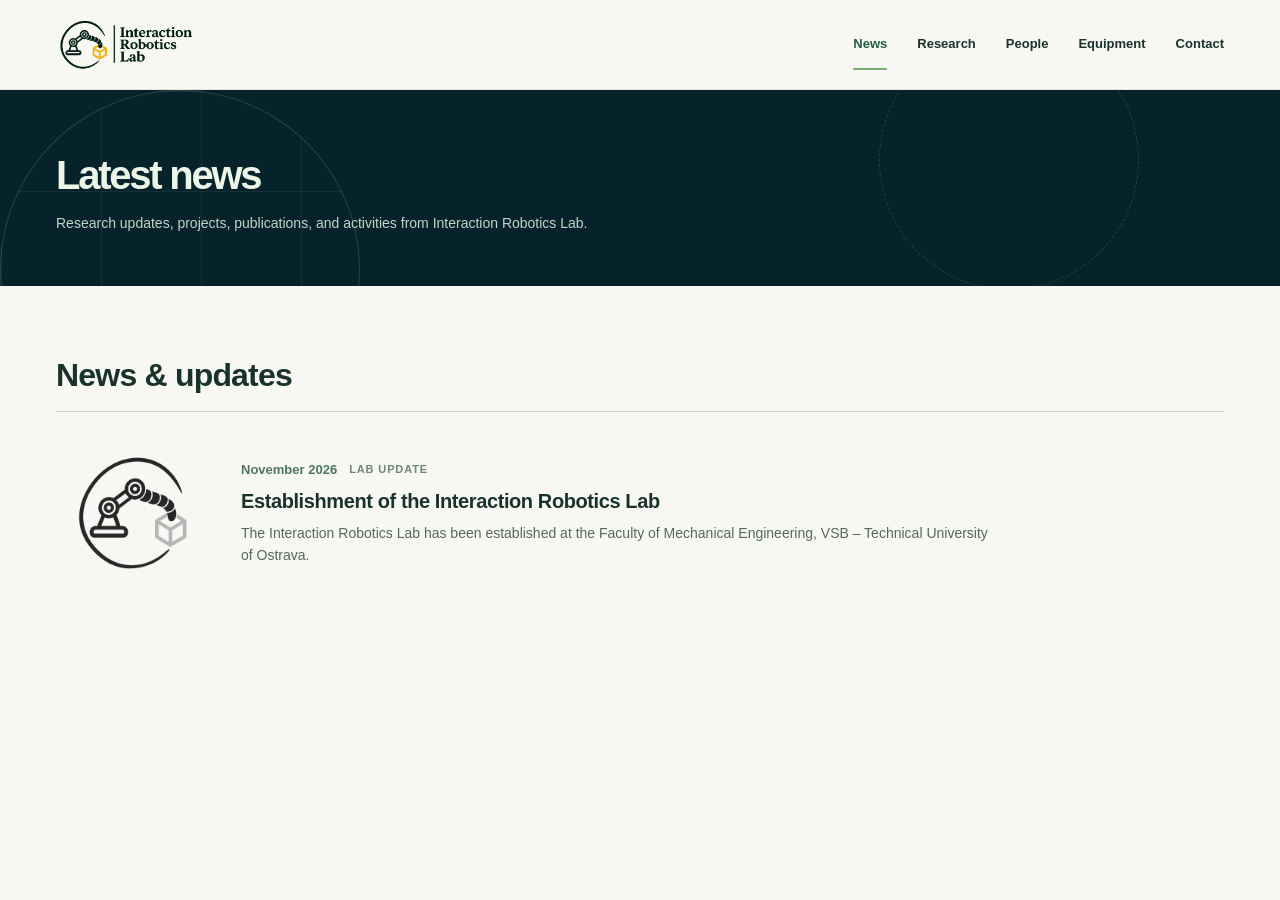
<file: news.html>
<!DOCTYPE html>
<html lang="en">

<head>
    <meta charset="utf-8">
    <meta name="viewport"
          content="width=device-width, initial-scale=1">

    <meta name="theme-color" content="#f7f8f4">

    <meta name="description"
          content="Latest news and research updates from Interaction Robotics Lab at VSB – Technical University of Ostrava.">

    <title>News | Interaction Robotics Lab | VSB – TUO</title>

    <link rel="icon"
          href="assets/basics/logo_white.png"
          type="image/png">

    <link rel="stylesheet" href="style.css">
    <link rel="stylesheet" href="custom.css">
    <link rel="stylesheet" href="news.css">

    <script defer src="script.js"></script>
</head>

<body>

<a class="skip-link" href="#main">
    Skip to content
</a>

<!-- ====================================
     HEADER
     ==================================== -->

<header class="site-header" id="top">

    <div class="container header-inner">

        <a class="brand"
           href="index.html"
           aria-label="Lab home">

            <img src="assets/basics/logo_dark_full.png"
                    alt="Interaction Robotics Lab"
                    class="nav-logo">

        </a>

        <!-- Desktop navigation -->
        <nav aria-label="Main navigation"
             class="nav" id="nav">

            <a href="news.html" aria-current="page">News</a>
            <a href="research.html">Research</a>
            <!-- <a href="projects.html">Projects</a> -->
            <a href="people.html">People</a>
            <a href="equipment.html">Equipment</a>
            <a href="contact.html">Contact</a>

        </nav>

        <button class="menu-toggle"
                type="button"
                aria-controls="mobile-nav"
                aria-expanded="false"
                aria-label="Toggle menu">

            <span></span>
            <span></span>

        </button>

    </div>

    <!-- Mobile navigation -->
    <nav class="mobile-nav"
         id="mobile-nav"
         aria-label="Mobile navigation"
         hidden>

        <a href="news.html" aria-current="page">News</a>
        <a href="research.html">Research</a>
        <!-- <a href="projects.html">Projects</a> -->
        <a href="people.html">People</a>
        <a href="equipment.html">Equipment</a>
        <a href="contact.html">Contact</a>

    </nav>

</header>


<main id="main">

    <!-- ====================================
         PAGE BANNER
         ==================================== -->

    <div class="subpage-banner"
         aria-label="News">

        <div class="container subpage-banner-inner">

            <div>

                <h1 class="subpage-statement">
                    Latest news
                </h1>

                <p class="subpage-subtitle">
                    Research updates, projects, publications,
                    and activities from Interaction Robotics Lab.
                </p>

            </div>

        </div>

    </div>


    <!-- ====================================
         NEWS CONTENT
         ==================================== -->

    <section class="news-page"
             aria-labelledby="news-title">

        <div class="container">

            <h2 class="news-page-title"
                id="news-title">
                News &amp; updates
            </h2>


            <div class="news-list">


                <!-- ====================================
                     NEWS 01 - EXAMPLE
                     Replace before publishing
                     ==================================== -->

                <article class="news-item">

                    <div class="news-photo">

                        <img
                            src="assets/basics/logo_dark.png"
                            alt="Illustrative robotics research"
                            loading="lazy">

                    </div>

                    <div class="news-info">

                        <div class="news-meta">
                            <time datetime="2026-11">
                                November 2026
                            </time>

                            <span class="news-category">
                                LAB UPDATE
                            </span>
                        </div>

                        <h3>
                            Establishment of the Interaction Robotics Lab
                        </h3>

                        <p class="news-description">
                            The Interaction Robotics Lab has been established at the Faculty of Mechanical Engineering, VSB – Technical University of Ostrava.
                        </p>

                    </div>

                </article>


                <!-- ====================================
                     NEWS 02 - TEMPLATE

                     Copy this block when adding news.
                     Remove the comment markers.
                     ====================================

                <article class="news-item">

                    <div class="news-photo">

                        <img
                            src="assets/news/news-02.jpg"
                            alt="Description of the news image"
                            loading="lazy">

                    </div>

                    <div class="news-info">

                        <div class="news-meta">

                            <time datetime="2026-10-15">
                                15 October 2026
                            </time>

                            <span class="news-category">
                                RESEARCH
                            </span>

                        </div>

                        <h3>
                            Title of the news
                        </h3>

                        <p class="news-description">
                            A short description of the
                            research result, project,
                            publication or event.
                        </p>

                        <a class="news-link"
                           href="https://example.com"
                           target="_blank"
                           rel="noopener noreferrer">
                            Read more ↗
                        </a>

                    </div>

                </article>

                -->


            </div>

        </div>

    </section>

</main>

</body>
</html>
</file>
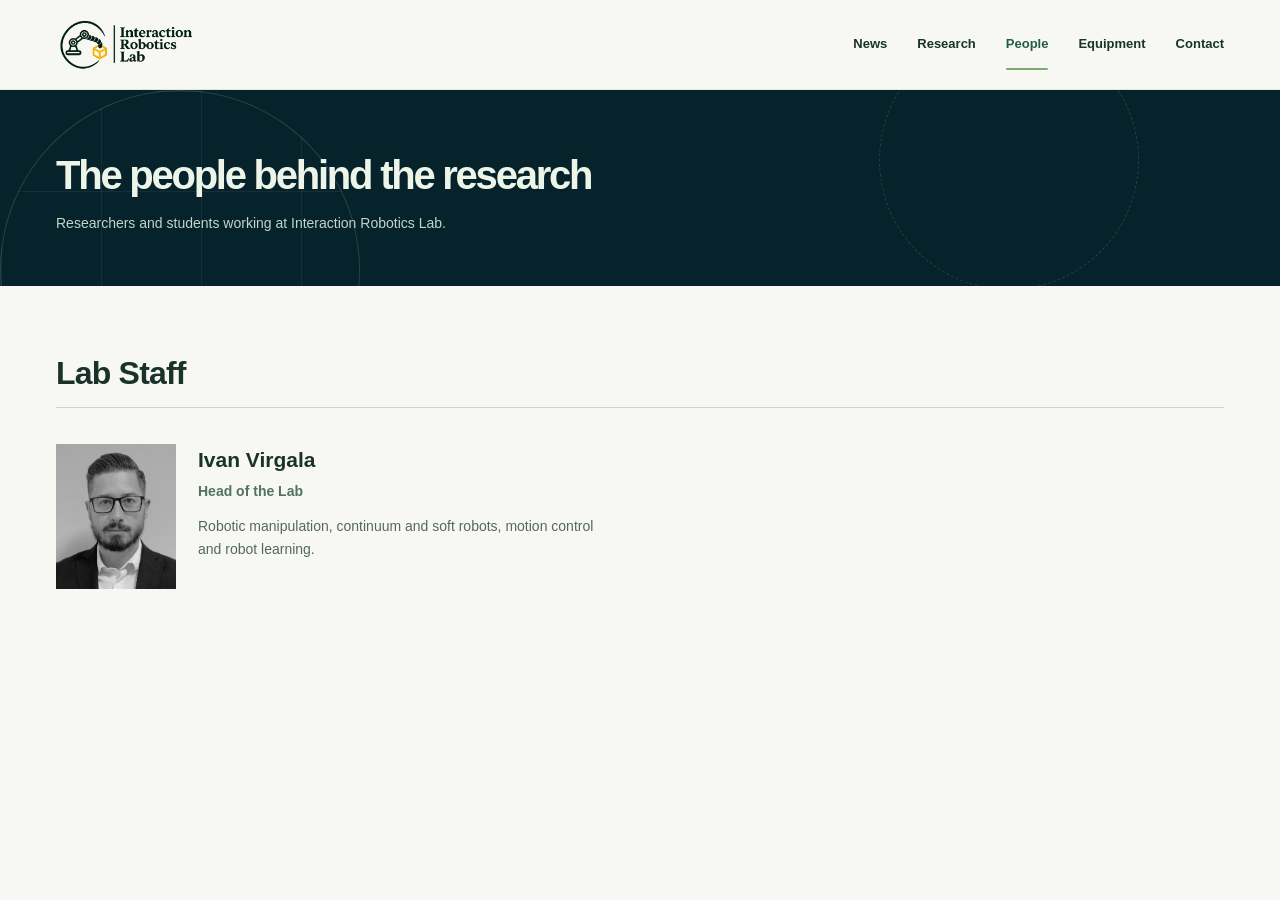
<file: people.html>
<!DOCTYPE html>
<html lang="en">
<head>
    <meta charset="utf-8">
    <meta name="viewport" content="width=device-width, initial-scale=1">
    <meta name="theme-color" content="#f7f8f4">
    <meta name="description" content="People at Interaction Robotics Lab, VSB – Technical University of Ostrava.">
    <title>People | Interaction Robotics Lab | VSB – TUO</title>

    <link href="assets/basics/logo_white.png" rel="icon" type="image/svg+xml"/>
    <link rel="stylesheet" href="style.css">
    <link rel="stylesheet" href="custom.css">
    <link rel="stylesheet" href="people.css">

    <script defer src="script.js"></script>
</head>

<body>
<a class="skip-link" href="#main">Skip to content</a>

<!-- HEADER -->
<header class="site-header" id="top">
    <div class="container header-inner">

        <a class="brand" href="index.html" aria-label="Lab home">
            
            <img src="assets/basics/logo_dark_full.png"
                    alt="Interaction Robotics Lab"
                    class="nav-logo">
        </a>

        <nav aria-label="Main navigation" class="nav" id="nav">
            <a href="news.html">News</a>
            <a href="research.html">Research</a>
            <!-- <a href="projects.html">Projects</a> -->
            <a aria-current="page" href="people.html">People</a>
            <a href="equipment.html">Equipment</a>
            <a href="contact.html">Contact</a>
        </nav>

        <button
            aria-controls="mobile-nav"
            aria-expanded="false"
            aria-label="Toggle menu"
            class="menu-toggle"
            type="button">
            <span></span>
            <span></span>
        </button>
    </div>

    <nav aria-label="Mobile navigation"
         class="mobile-nav"
         hidden
         id="mobile-nav">
        <a href="news.html">News</a>
        <a href="research.html">Research</a>
        <!-- <a href="projects.html">Projects</a> -->
        <a aria-current="page" href="people.html">People</a>
        <a href="equipment.html">Equipment</a>
        <a href="contact.html">Contact</a>
    </nav>
</header>

<main id="main">

    <!-- PAGE HEADER -->
    <div class="subpage-banner">
        <div class="container subpage-banner-inner">
            <div>
                <!-- <div class="subpage-kicker">
                    <span class="subpage-line"></span>
                    IR LAB
                    <span class="subpage-separator">/</span>
                    PEOPLE
                </div> -->

                <p class="subpage-statement">
                    The people behind the research
                </p>

                <p class="subpage-subtitle">
                    Researchers and students working at Interaction Robotics Lab.
                </p>
            </div>
        </div>
    </div>

    <!-- PEOPLE CONTENT -->
    <section class="people-page">
        <div class="container">

            <!-- LAB LEADERSHIP -->
            <section class="people-group" aria-labelledby="leadership-title">
                <h2 id="leadership-title" class="people-group-title">
                    Lab Staff
                </h2>

                <div class="people-members">

                    <article class="people-member">
                        <div class="people-portrait">
                            <img
                                src="assets/people/virgala.jpg"
                                alt="Ivan Virgala"
                                onerror="this.hidden=true;this.nextElementSibling.hidden=false;">
                            <span class="people-initials" hidden>IV</span>
                        </div>

                        <div class="people-member-info">
                            <h3>Ivan Virgala</h3>
                            <p class="people-role">Head of the Lab</p>
                            <p class="people-research">
                                Robotic manipulation, continuum and soft robots,
                                motion control and robot learning.
                            </p>
                        </div>
                    </article>

                </div>
            </section>

            <!-- <section class="people-group">
                <h2 class="people-group-title">
                    Postdoctoral Researchers
                </h2>

                <div class="people-members">

                    <article class="people-member">
                        <div class="people-portrait">
                            <img src="assets/people/postdoc1.jpg"
                                 alt="Researcher Name">
                        </div>
                        <div class="people-member-info">
                            <h3>Researcher Name</h3>
                            <p class="people-role">Postdoctoral Researcher</p>
                            <p class="people-research">Research interests</p>
                        </div>
                    </article>

                    <article class="people-member">
                        <div class="people-portrait">
                            <img src="assets/people/postdoc1.jpg"
                                 alt="Researcher Name">
                        </div>
                        <div class="people-member-info">
                            <h3>Researcher Name</h3>
                            <p class="people-role">Postdoctoral Researcher</p>
                            <p class="people-research">Research interests</p>
                        </div>
                    </article>

                </div>
            </section>

            <section class="people-group">
                <h2 class="people-group-title">PhD Students</h2>

                <div class="people-members">

                    <article class="people-member">
                        <div class="people-portrait">
                            <img src="assets/people/phd1.jpg"
                                 alt="Student Name">
                        </div>
                        <div class="people-member-info">
                            <h3>Student Name</h3>
                            <p class="people-role">PhD Student</p>
                            <p class="people-research">Research topic</p>
                        </div>
                    </article>

                    <article class="people-member">
                        <div class="people-portrait">
                            <img src="assets/people/phd1.jpg"
                                 alt="Student Name">
                        </div>
                        <div class="people-member-info">
                            <h3>Student Name</h3>
                            <p class="people-role">PhD Student</p>
                            <p class="people-research">Research topic</p>
                        </div>
                    </article>

                </div>
            </section>
            

            
            MSC STUDENTS

            <section class="people-group">
                <h2 class="people-group-title">MSc Students</h2>
                <div class="people-members">
                    <article class="people-member">
                        <div class="people-portrait">
                            <img src="assets/people/msc1.jpg"
                                 alt="Student Name">
                        </div>
                        <div class="people-member-info">
                            <h3>Student Name</h3>
                            <p class="people-role">MSc Student</p>
                            <p class="people-research">Research topic</p>
                        </div>
                    </article>

                    <article class="people-member">
                        <div class="people-portrait">
                            <img src="assets/people/msc1.jpg"
                                 alt="Student Name">
                        </div>
                        <div class="people-member-info">
                            <h3>Student Name</h3>
                            <p class="people-role">MSc Student</p>
                            <p class="people-research">Research topic</p>
                        </div>
                    </article>
                </div>
            </section> -->
           

            <!--
            BSC STUDENTS

            <section class="people-group">
                <h2 class="people-group-title">BSc Students</h2>
                <div class="people-members">
                    <article class="people-member">
                        <div class="people-portrait">
                            <img src="assets/people/bsc1.jpg"
                                 alt="Student Name">
                        </div>
                        <div class="people-member-info">
                            <h3>Student Name</h3>
                            <p class="people-role">BSc Student</p>
                            <p class="people-research">Research topic</p>
                        </div>
                    </article>
                </div>
            </section>
            -->

            <!--
            VISITING RESEARCHERS

            <section class="people-group">
                <h2 class="people-group-title">Visiting Researchers</h2>
                <div class="people-members">
                    <article class="people-member">
                        <div class="people-portrait">
                            <img src="assets/people/visitor1.jpg"
                                 alt="Researcher Name">
                        </div>
                        <div class="people-member-info">
                            <h3>Researcher Name</h3>
                            <p class="people-role">Visiting Researcher</p>
                            <p class="people-research">Research topic</p>
                        </div>
                    </article>
                </div>
            </section>
            -->

        </div>
    </section>

</main>
</body>
</html>
</file>
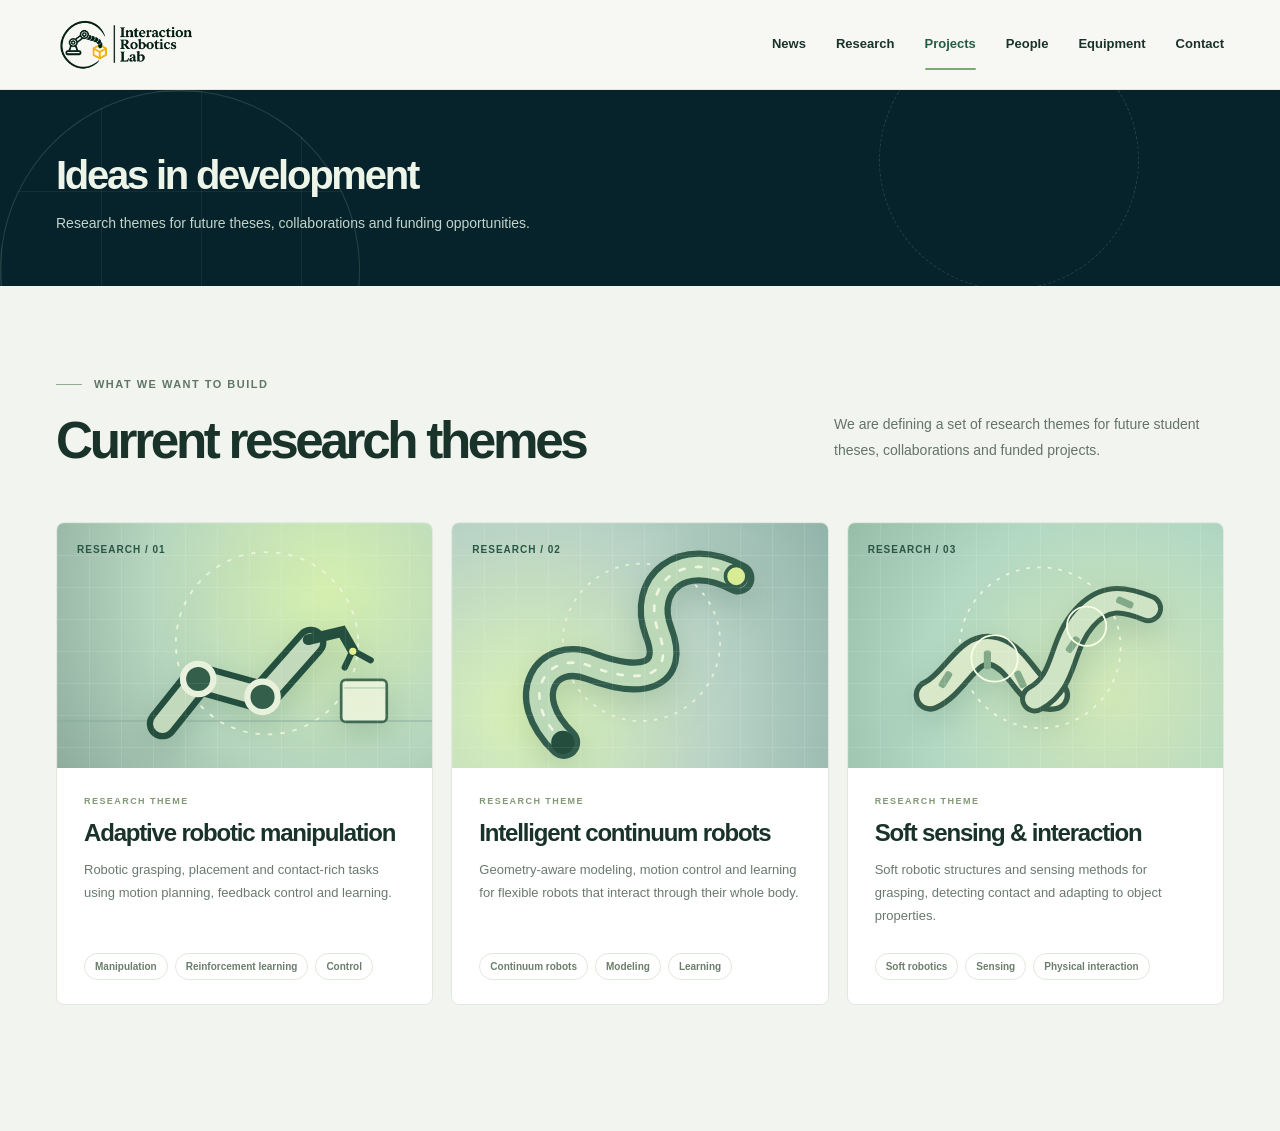
<file: projects.html>
<!DOCTYPE html>
<html lang="en">
 <head>
  <meta charset="utf-8"/>
  <meta content="width=device-width, initial-scale=1" name="viewport"/>
  <meta content="#f7f8f4" name="theme-color"/>
  <meta content="Interaction Robotics Lab — research in adaptive manipulation, continuum and soft robots, and learning-based control at VSB – Technical University of Ostrava." name="description"/>
  <title>
   Projects &amp; Themes | Interaction Robotics Lab | VSB – TUO
  </title>
  <link href="assets/basics/logo_irl_white.png" rel="icon" type="image/svg+xml"/>
  <link href="style.css" rel="stylesheet"/>
  <link href="custom.css" rel="stylesheet"/>
  <script defer="" src="script.js">
  </script>
 </head>
 <body>
  <a class="skip-link" href="#main">
   Skip to content
  </a>
  <header class="site-header" id="top">
   <div class="container header-inner">
    <a aria-current="page"
            aria-label="Lab home"
            class="brand"
            href="index.html">

                <img src="assets/basics/logo_dark_full.png"
                    alt="Interaction Robotics Lab"
                    class="nav-logo">

            </a>
    <nav aria-label="Main navigation" class="nav" id="nav">
     <a href="news.html">
      News
     </a>
     <a href="research.html">
      Research
     </a>
     <a aria-current="page" href="projects.html">
      Projects
     </a>
     <a href="people.html">
      People
     </a>
     <a href="equipment.html">
      Equipment
     </a>
     <a href="contact.html">
      Contact
     </a>
    </nav>
    <!-- <a class="header-cta" href="join.html">
     Join our lab
     <span aria-hidden="true">
      ↗
     </span>
    </a> -->
    <button aria-controls="mobile-nav" aria-expanded="false" aria-label="Toggle menu" class="menu-toggle" type="button">
     <span>
     </span>
     <span>
     </span>
    </button>
   </div>
   <nav aria-label="Mobile navigation" class="mobile-nav" hidden="" id="mobile-nav">
    <a href="news.html">
     News
    </a>
    <a href="research.html">
     Research
    </a>
    <a aria-current="page" href="projects.html">
     Projects
    </a>
    <a href="people.html">
     People
    </a>
    <a href="equipment.html">
     Equipment
    </a>
    <a href="join.html">
     Join the lab
    </a>
    <a href="contact.html">
     Contact
    </a>
   </nav>
  </header>
  <main id="main">
   <!-- UPRAVY TEJTO STRANKY: Texty, odkazy a obrazky najdes priamo v HTML nizsie. CSS styly v custom.css / style.css. -->
   <div aria-label="PROJECTS &amp; THEMES" class="subpage-banner">
    <div class="container subpage-banner-inner">
     <div>
      <!-- <div class="subpage-kicker">
       <span class="subpage-line">
       </span>
       IR LAB
       <span class="subpage-separator">
        /
       </span>
       PROJECTS &amp; THEMES
      </div> -->
      <p class="subpage-statement">
       Ideas in development
      </p>
      <p class="subpage-subtitle">
       Research themes for future theses, collaborations and funding opportunities.
      </p>
     </div>
     <!-- <span class="subpage-number">
      03 / 07
     </span> -->
    </div>
   </div>
   <section class="projects-section section-pad" id="projects">
    <div class="container">
     <div class="section-head">
      <div>
       <div class="section-label">
        <span class="label-line">
        </span>
        <span>
         WHAT WE WANT TO BUILD
        </span>
       </div>
       <h2>
        Current research themes
       </h2>
      </div>
      <p>
       We are defining a set of research themes for future student theses, collaborations and funded projects.
      </p>
     </div>
     <div class="project-grid" id="projects-list">
      <article class="project-card">
       <div class="project-visual manipulation">
        <svg aria-hidden="true" viewbox="0 0 420 245">
         <circle cx="235" cy="120" fill="none" r="102" stroke="#e9f3dc" stroke-dasharray="5 9" stroke-width="2">
         </circle>
         <path d="M0 207H420" stroke="#86a998">
         </path>
         <path d="M118 210L158 160L230 180L284 119" fill="none" stroke="#244e3e" stroke-linecap="round" stroke-linejoin="round" stroke-width="35">
         </path>
         <path d="M118 210L158 160L230 180L284 119" fill="none" stroke="#c3d9bb" stroke-linecap="round" stroke-linejoin="round" stroke-width="21">
         </path>
         <circle cx="158" cy="160" fill="#345f4b" r="17" stroke="#e8f1dc" stroke-width="7">
         </circle>
         <circle cx="230" cy="180" fill="#345f4b" r="17" stroke="#e8f1dc" stroke-width="7">
         </circle>
         <path d="M281 116L319 107L331 128" fill="none" stroke="#244e3e" stroke-linecap="round" stroke-width="12">
         </path>
         <path d="M331 128L322 147M331 128L351 139" stroke="#244e3e" stroke-linecap="round" stroke-width="7">
         </path>
         <rect fill="#e6f1d6" height="47" rx="5" stroke="#416a54" stroke-width="3" width="51" x="318" y="161">
         </rect>
         <path d="M321 170H367" stroke="#9abda4">
         </path>
         <circle cx="331" cy="129" fill="#e3f18f" r="4">
         </circle>
        </svg>
        <span class="visual-id">
         RESEARCH / 01
        </span>
       </div>
       <div class="project-body">
        <span class="project-label">
         RESEARCH THEME
        </span>
        <h3>
         Adaptive robotic manipulation
        </h3>
        <p>
         Robotic grasping, placement and contact-rich tasks using motion planning, feedback control and learning.
        </p>
        <div class="chips">
         <span class="chip">
          Manipulation
         </span>
         <span class="chip">
          Reinforcement learning
         </span>
         <span class="chip">
          Control
         </span>
        </div>
       </div>
      </article>
      <article class="project-card">
       <div class="project-visual continuum">
        <svg aria-hidden="true" viewbox="0 0 420 245">
         <circle cx="212" cy="119" fill="none" r="88" stroke="#e4efd8" stroke-dasharray="4 8" stroke-width="2">
         </circle>
         <path d="M125 231C71 179 106 126 156 146C211 167 251 158 231 107C211 54 257 13 320 47" fill="none" stroke="#325d4d" stroke-linecap="round" stroke-width="37">
         </path>
         <path d="M125 231C71 179 106 126 156 146C211 167 251 158 231 107C211 54 257 13 320 47" fill="none" stroke="#bbd9b7" stroke-linecap="round" stroke-width="23">
         </path>
         <path d="M125 231C71 179 106 126 156 146C211 167 251 158 231 107C211 54 257 13 320 47" fill="none" stroke="#f0f5e2" stroke-dasharray="6 13" stroke-linecap="round" stroke-width="3">
         </path>
         <circle cx="124" cy="231" fill="#244d3e" r="13">
         </circle>
         <circle cx="318" cy="45" fill="#d8ed93" r="12" stroke="#325d4d" stroke-width="4">
         </circle>
        </svg>
        <span class="visual-id">
         RESEARCH / 02
        </span>
       </div>
       <div class="project-body">
        <span class="project-label">
         RESEARCH THEME
        </span>
        <h3>
         Intelligent continuum robots
        </h3>
        <p>
         Geometry-aware modeling, motion control and learning for flexible robots that interact through their whole body.
        </p>
        <div class="chips">
         <span class="chip">
          Continuum robots
         </span>
         <span class="chip">
          Modeling
         </span>
         <span class="chip">
          Learning
         </span>
        </div>
       </div>
      </article>
      <article class="project-card">
       <div class="project-visual sensing">
        <svg aria-hidden="true" viewbox="0 0 420 245">
         <circle cx="215" cy="125" fill="none" r="90" stroke="#ecf4de" stroke-dasharray="4 8" stroke-width="2">
         </circle>
         <path d="M92 178C121 165 134 120 164 129C195 138 202 183 230 178" fill="none" stroke="#355d49" stroke-linecap="round" stroke-width="37">
         </path>
         <path d="M92 178C121 165 134 120 164 129C195 138 202 183 230 178" fill="none" stroke="#d9e8c9" stroke-linecap="round" stroke-width="25">
         </path>
         <path d="M209 182C245 162 236 124 264 92C286 67 307 69 336 81" fill="none" stroke="#355d49" stroke-linecap="round" stroke-width="33">
         </path>
         <path d="M209 182C245 162 236 124 264 92C286 67 307 69 336 81" fill="none" stroke="#cfe4c5" stroke-linecap="round" stroke-width="22">
         </path>
         <g fill="#82aa89">
          <rect height="20" rx="3" transform="rotate(32 111 150)" width="8" x="111" y="150">
          </rect>
          <rect height="21" rx="3" width="8" x="152" y="128">
          </rect>
          <rect height="20" rx="3" transform="rotate(-25 185 153)" width="8" x="185" y="153">
          </rect>
          <rect height="20" rx="3" transform="rotate(35 254 111)" width="8" x="254" y="111">
          </rect>
          <rect height="20" rx="3" transform="rotate(-66 299 74)" width="8" x="299" y="74">
          </rect>
         </g>
         <g fill="none" stroke="#f9ffe4" stroke-width="2">
          <circle cx="164" cy="137" r="26">
          </circle>
          <circle cx="267" cy="101" r="22">
          </circle>
         </g>
        </svg>
        <span class="visual-id">
         RESEARCH / 03
        </span>
       </div>
       <div class="project-body">
        <span class="project-label">
         RESEARCH THEME
        </span>
        <h3>
         Soft sensing &amp; interaction
        </h3>
        <p>
         Soft robotic structures and sensing methods for grasping, detecting contact and adapting to object properties.
        </p>
        <div class="chips">
         <span class="chip">
          Soft robotics
         </span>
         <span class="chip">
          Sensing
         </span>
         <span class="chip">
          Physical interaction
         </span>
        </div>
       </div>
      </article>
     </div>
    </div>
   </section>
  </main>
  <!-- <footer class="site-footer">
   <div class="container footer-top">
    <a class="footer-brand" href="index.html">
     <span class="brand-mark">
      <span>
      </span>
      <span>
      </span>
      <span>
      </span>
     </span>
     <strong>
      Interaction Robotics Lab
     </strong>
    </a>
    <a class="back-top" href="#top">
     Back to top ↑
    </a>
   </div>
   <div class="container footer-bottom">
    <span>
     An emerging research initiative at VSB – Technical University of Ostrava.
    </span>
    <span>
     ©
     <span id="year">
      2026
     </span>
     <span>
      IR Lab
     </span>
     . All rights reserved.
    </span>
   </div>
  </footer> -->
 </body>
</html>
</file>
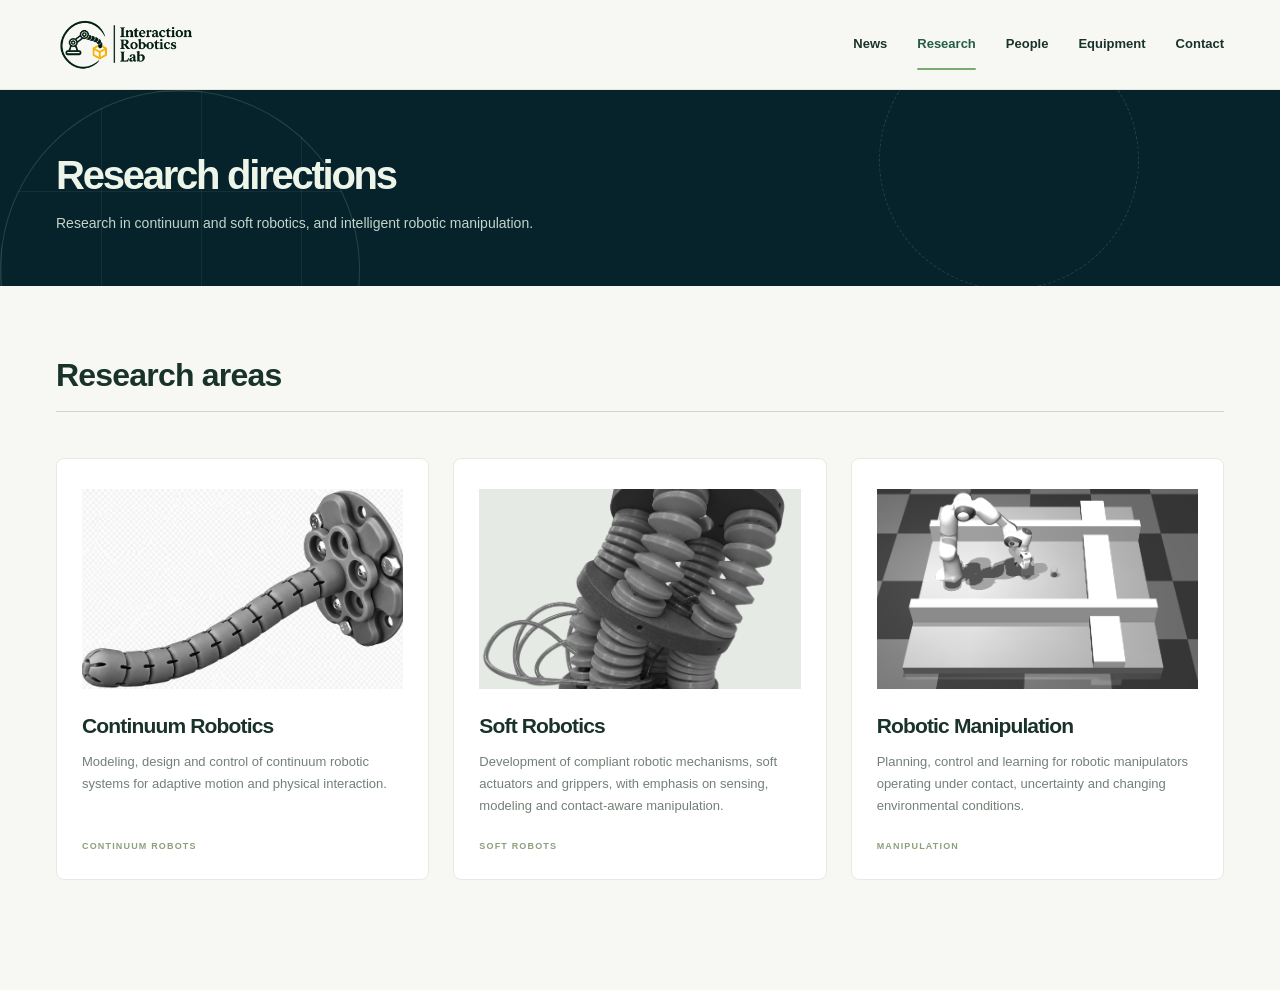
<file: research.html>
<!DOCTYPE html>
<html lang="en">

<head>
    <meta charset="utf-8">
    <meta name="viewport"
          content="width=device-width, initial-scale=1">

    <meta name="theme-color" content="#f7f8f4">

    <meta name="description"
          content="Research in continuum robotics, soft robotics,
          and robotic manipulation at Interaction Robotics Lab,
          VSB – Technical University of Ostrava.">

    <title>
        Research | Interaction Robotics Lab | VSB – TUO
    </title>

    
    <link rel="icon"
          href="assets/basics/logo_white.png"
          type="image/png">

    <link rel="stylesheet" href="style.css">
    <link rel="stylesheet" href="custom.css">
    <link rel="stylesheet" href="research.css">

    <script defer src="script.js"></script>
</head>

<body>

<a class="skip-link" href="#main">
    Skip to content
</a>

<!-- ====================================
     HEADER
     ==================================== -->

<header class="site-header" id="top">

    <div class="container header-inner">

        <!-- Logo -->
        <a class="brand"
           href="index.html"
           aria-label="Lab home">

            <img src="assets/basics/logo_dark_full.png"
                    alt="Interaction Robotics Lab"
                    class="nav-logo">
        </a>

        <!-- Desktop navigation -->
        <nav aria-label="Main navigation"
             class="nav"
             id="nav">

            <a href="news.html">News</a>

            <a href="research.html"
               aria-current="page">
                Research
            </a>

            <!-- <a href="projects.html">Projects</a> -->
            <a href="people.html">People</a>
            <a href="equipment.html">Equipment</a>
            <a href="contact.html">Contact</a>

        </nav>

        <!-- Mobile menu button -->
        <button
            class="menu-toggle"
            type="button"
            aria-controls="mobile-nav"
            aria-expanded="false"
            aria-label="Toggle menu">

            <span></span>
            <span></span>

        </button>

    </div>

    <!-- Mobile navigation -->
    <nav class="mobile-nav"
         id="mobile-nav"
         aria-label="Mobile navigation"
         hidden>

        <a href="news.html">News</a>

        <a href="research.html"
           aria-current="page">
            Research
        </a>

        <!-- <a href="projects.html">Projects</a> -->
        <a href="people.html">People</a>
        <a href="equipment.html">Equipment</a>
        <a href="contact.html">Contact</a>

    </nav>

</header>


<!-- ====================================
     MAIN CONTENT
     ==================================== -->

<main id="main">

    <!-- ====================================
         PAGE BANNER
         ==================================== -->

    <div class="subpage-banner"
         aria-label="Research">

        <div class="container subpage-banner-inner">

            <div>

                <h1 class="subpage-statement">
                    Research directions
                </h1>

                <p class="subpage-subtitle">
                    Research in continuum and soft robotics,
                    and intelligent robotic manipulation.
                </p>

            </div>

        </div>

    </div>


    <!-- ====================================
         RESEARCH AREAS
         ==================================== -->

    <section class="research-section"
         id="research"
         aria-labelledby="research-title">

        <div class="container">

            <!-- MAIN HEADING -->

            <h2 class="research-page-title"
                id="research-title">
                Research areas
            </h2>


            <!-- RESEARCH CARDS -->

            <div class="research-grid" id="research-list">


                <!-- ====================================
                     1. CONTINUUM ROBOTICS
                     ==================================== -->

                <article class="research-card">

                    <!-- <span class="research-num">
                        01
                    </span> -->

                    <div class="research-image">
                        <img
                            src="assets/research/cr.png"
                            alt="Continuum robotic system"
                            loading="lazy">
                    </div>

                    <h3>
                        Continuum Robotics
                    </h3>

                    <p>
                        Modeling, design and control of
                        continuum robotic systems                     
                        for adaptive motion and
                        physical interaction.
                    </p>

                    <span class="research-tag">
                        CONTINUUM ROBOTS
                    </span>

                </article>


                <!-- ====================================
                     2. SOFT ROBOTICS
                     ==================================== -->

                <article class="research-card">

                    <!-- <span class="research-num">
                        02
                    </span> -->

                    <div class="research-image">
                        <img
                            src="assets/research/soft.png"
                            alt="Robotic manipulation"
                            loading="lazy">
                    </div>

                    <h3>
                        Soft Robotics
                    </h3>

                    <p>
                        Development of compliant
                        robotic mechanisms, soft
                        actuators and grippers,
                        with emphasis on sensing,
                        modeling and contact-aware
                        manipulation.
                    </p>

                    <span class="research-tag">
                        SOFT ROBOTS
                    </span>

                </article>


                <!-- ====================================
                     3. ROBOTIC MANIPULATION
                     ==================================== -->

                <article class="research-card">

                    <!-- <span class="research-num">
                        03
                    </span> -->

                    <div class="research-image">
                        <img
                            src="assets/research/panda.png"
                            alt="Robotic manipulation"
                            loading="lazy">
                    </div>

                    <h3>
                        Robotic Manipulation
                    </h3>

                    <p>
                        Planning, control and learning
                        for robotic manipulators
                        operating under contact,
                        uncertainty and changing
                        environmental conditions.
                    </p>

                    <span class="research-tag">
                        MANIPULATION
                    </span>

                </article>


            </div>

        </div>

    </section>

</main>

</body>
</html>
</file>
<file: style.css>
:root {
  --paper:#f7f8f4;
  --white:#ffffff;
  --ink:#19332b;
  --ink-deep:#102c25;
  --muted:#647269;
  --line:#dce3dc;
  --green:#204d3f;
  --acid:#d0ed98;
  --warm:#edf1e9;
  --max:1380px;
  --radius:19px;
}
*,*::before,*::after{box-sizing:border-box}
html{scroll-behavior:smooth;scroll-padding-top:90px}
body{margin:0;background:var(--paper);color:var(--ink);font-family:Inter,"Helvetica Neue",Arial,sans-serif;-webkit-font-smoothing:antialiased;line-height:1.55}
body.nav-open{overflow:hidden}
a{color:inherit;text-decoration:none}
button{font:inherit}
button,a{-webkit-tap-highlight-color:transparent}
button:focus-visible,a:focus-visible{outline:3px solid #a0c967;outline-offset:4px}
::selection{background:#c5e9a0;color:var(--ink)}
.container{width:min(var(--max),calc(100% - 112px));margin-inline:auto}
.skip-link{position:absolute;left:-999px;top:0;background:var(--acid);padding:12px;z-index:1000}
.skip-link:focus{left:12px;top:12px}
.site-header{height:90px;position:sticky;top:0;z-index:99;background:rgba(247,248,244,.93);backdrop-filter:blur(18px);-webkit-backdrop-filter:blur(18px);border-bottom:1px solid rgba(224,229,221,.9)}
.header-inner{height:100%;display:flex;align-items:center;gap:40px}
.brand{display:flex;align-items:center;gap:11px;min-width:211px}
.brand-mark{position:relative;display:inline-flex;width:43px;height:40px;align-items:center;justify-content:center;flex-shrink:0}
.brand-mark>span{display:block;position:absolute;width:27px;height:27px;border:3px solid var(--ink);border-radius:50%;transform:rotate(-35deg) skewX(11deg)}
.brand-mark>span:nth-child(1){transform:translate(-8px,5px) scale(.7);border-color:#6d9683}
.brand-mark>span:nth-child(2){transform:translate(1px,-1px) scale(.87);border-color:var(--ink)}
.brand-mark>span:nth-child(3){transform:translate(9px,-7px) scale(.6);border-color:#a5cb7e}
.brand-type{display:flex;flex-direction:column;line-height:1.09}
.brand-type strong{font-size:21px;letter-spacing:-.075em;font-weight:800}
.brand-type small{font-size:8.1px;font-weight:800;letter-spacing:.18em;margin-top:5px}
.nav{display:flex;gap:30px;align-items:center;margin-left:auto}
.nav a{font-size:13px;font-weight:600;transition:color .2s;white-space:nowrap}
.nav a:hover{color:#75995e}
.header-cta{display:inline-flex;align-items:center;gap:20px;background:var(--ink-deep);color:white;padding:13px 19px;border-radius:8px;font-weight:650;font-size:13px;white-space:nowrap;transition:transform .2s,background .2s}
.header-cta:hover,.button-dark:hover{transform:translateY(-2px);background:#30624d}
.header-cta span{font-size:18px}
.menu-toggle,.mobile-nav{display:none}
.hero{display:grid;grid-template-columns:1.03fr .97fr;min-height:665px;gap:48px;padding-top:46px;padding-bottom:86px;align-items:center}
.hero-content{padding-top:24px;max-width:670px}
.eyebrow,.section-label{display:flex;align-items:center;gap:12px;font-size:11px;line-height:1.4;font-weight:800;letter-spacing:.135em}
.eyebrow{color:#567c5e}
.status-dot{display:inline-block;width:7px;height:7px;background:#76af63;box-shadow:0 0 0 5px #e0edd6;border-radius:50%;flex-shrink:0}
.hero h1{margin:34px 0 21px;font-size:clamp(59px,5.55vw,92px);line-height:1.03;letter-spacing:-.082em;font-weight:710;text-wrap:balance}
.hero h1 .accent-word{color:#8eae6f}
.hero-lead{max-width:585px;color:#5e6f65;font-size:17px;line-height:1.8;margin:0 0 33px}
.hero-actions{display:flex;align-items:center;gap:25px;flex-wrap:wrap}
.button{min-height:50px;padding:0 22px;display:inline-flex;align-items:center;justify-content:center;gap:20px;border-radius:7px;font-weight:700;font-size:13px;transition:transform .2s,background .2s}
.button span,.inline-link span{font-size:18px;font-weight:500}
.button-dark{background:var(--ink-deep);color:#fff}
.button-text{padding-left:0;padding-right:0}
.button-text:hover{transform:translateX(3px)}
.hero-bottom{margin-top:68px;display:flex;align-items:center;gap:17px;color:#7a897d;font-size:10px;font-weight:800;letter-spacing:.16em;white-space:nowrap}
.hero-bottom b{font-weight:400;color:#c3cfc5;margin:0 7px}
.hero-rule{display:block;width:36px;height:1px;background:#8ea792}
.hero-visual{position:relative;overflow:hidden;background:radial-gradient(circle at 67% 36%,#2d5e4a 0,#1b4339 30%,#0e2923 77%);height:min(620px,48vw);min-height:560px;border-radius:9px;isolation:isolate;box-shadow:0 27px 54px rgba(21,52,41,.12)}
.hero-visual:before{position:absolute;inset:0;content:"";background-image:linear-gradient(rgba(209,238,192,.042) 1px,transparent 1px),linear-gradient(90deg,rgba(209,238,192,.042) 1px,transparent 1px);background-size:39px 39px;mask-image:linear-gradient(to bottom,transparent,#000 15%,#000 80%,transparent)}
.hero-visual:after{content:"";position:absolute;right:-120px;top:-130px;width:360px;height:360px;border-radius:50%;background:radial-gradient(circle,rgba(167,209,121,.13),transparent 70%)}
.visual-topline,.visual-bottomline{position:absolute;display:flex;justify-content:space-between;align-items:center;left:27px;right:27px;z-index:4;color:#cde0d3;font-size:9px;letter-spacing:.16em;font-weight:700}
.visual-topline{top:29px}
.visual-bottomline{bottom:26px}
.live-dot{width:6px;height:6px;border-radius:50%;background:var(--acid);display:inline-block;margin-right:8px;box-shadow:0 0 10px #bfe790}
.hero-robot{position:absolute;inset:0;width:100%;height:100%;z-index:2;transform:translateY(2%) scale(1.02);filter:saturate(.93)}
.visual-orbit{position:absolute;border:1px solid rgba(204,239,191,.12);border-radius:50%;width:510px;height:510px;top:10%;left:5%;transform:rotate(-25deg)}
.orbit-two{width:385px;height:385px;top:20%;left:17%;border-style:dashed;opacity:.6}
.visual-corner{width:16px;height:16px;position:absolute;z-index:3;border-color:#b4cda8;border-style:solid;opacity:.5}
.corner-tl{left:18px;top:69px;border-width:1px 0 0 1px}.corner-tr{right:18px;top:69px;border-width:1px 1px 0 0}.corner-bl{bottom:67px;left:18px;border-width:0 0 1px 1px}.corner-br{bottom:67px;right:18px;border-width:0 1px 1px 0}
.section-pad{padding-top:118px;padding-bottom:126px}
.section-label{color:#607666;margin-bottom:20px}
.label-line{display:block;width:26px;height:1px;background:#94ac94}
.section-head{display:flex;justify-content:space-between;align-items:end;gap:55px;margin-bottom:54px}
h2{font-size:clamp(36px,4vw,59px);line-height:1.09;letter-spacing:-.065em;margin:0;font-weight:670;text-wrap:balance}
.section-head h2{max-width:700px}
.section-head>p{max-width:390px;margin:0 0 5px;color:var(--muted);font-size:14px;line-height:1.83}
.about-section{background:#eaf0e6}
.about-grid{display:grid;grid-template-columns:32% 68%;gap:14px}
.about-copy{max-width:845px}
.about-copy h2{font-size:clamp(41px,4.5vw,69px)}
.about-copy>p{font-size:20px;line-height:1.74;color:#50665b;max-width:830px;margin:28px 0}
.about-note{display:flex;align-items:start;gap:19px;max-width:700px;margin-top:41px;padding-top:25px;border-top:1px solid #cfdbcd;font-size:15px;line-height:1.7}
.asterisk{font-size:27px;line-height:1;color:#7e9d69}
.research-section{background:var(--paper)}
.research-grid{display:grid;grid-template-columns:repeat(4,minmax(0,1fr));gap:12px}
.research-card{display:flex;flex-direction:column;min-height:307px;padding:30px 25px 25px;background:#fff;border:1px solid #e5ebe3;border-radius:8px;transition:transform .25s,box-shadow .25s}
.research-card:hover{transform:translateY(-4px);box-shadow:0 18px 36px rgba(31,62,43,.08)}
.research-card .research-num{font-size:12px;font-weight:700;color:#83a475;letter-spacing:.05em}
.research-card .research-icon{display:flex;align-items:center;justify-content:center;margin-top:24px;margin-bottom:18px;width:52px;height:52px;border:1px solid #dce7d7;border-radius:12px;font-size:26px;color:#3a624f}
.research-card h3{font-size:21px;line-height:1.22;letter-spacing:-.04em;margin:0 0 12px;font-weight:690}
.research-card p{font-size:13px;line-height:1.7;color:#728077;margin:0}
.research-card .research-tag{font-size:9px;font-weight:800;letter-spacing:.13em;color:#8aa17d;margin-top:auto;padding-top:23px}
.statement-section{background:#153c32;color:white;overflow:hidden}
.statement-inner{min-height:345px;display:flex;align-items:center;justify-content:center;position:relative;gap:70px}
.statement-symbol{font-size:80px;color:#cbeb9e;line-height:1}
.statement-inner p{font-weight:620;font-size:clamp(30px,4.2vw,61px);letter-spacing:-.065em;line-height:1.25;margin:0}
.statement-inner em{font-style:normal;color:#cce994}
.statement-small{position:absolute;bottom:33px;right:0;font-size:9px;letter-spacing:.15em;color:#9eb4a3}
.projects-section{background:#f2f5ef}
.project-grid{display:grid;grid-template-columns:repeat(3,minmax(0,1fr));gap:18px}
.project-card{border-radius:8px;overflow:hidden;background:white;border:1px solid #e1e8dd;display:flex;flex-direction:column;transition:transform .2s,box-shadow .2s}
.project-card:hover{transform:translateY(-4px);box-shadow:0 18px 38px rgba(25,49,36,.075)}
.project-visual{height:245px;display:flex;align-items:center;justify-content:center;position:relative;overflow:hidden;background:#dce9d8}
.project-visual.manipulation{background:radial-gradient(circle at 72% 28%,#d6f0af,#b6d6bf 55%,#8dac9d)}
.project-visual.continuum{background:radial-gradient(circle at 20% 77%,#daf2b7,#b8d2c6 55%,#91b3a9)}
.project-visual.sensing{background:radial-gradient(circle at 70% 70%,#d2e8b7,#b3d8c3 58%,#97bca7)}
.project-visual svg{width:100%;height:100%;filter:drop-shadow(0 11px 15px rgba(32,75,55,.17));transition:transform .5s}
.project-card:hover svg{transform:scale(1.04)}
.project-visual:after{content:"";position:absolute;inset:0;background-image:linear-gradient(rgba(255,255,255,.23) 1px,transparent 1px),linear-gradient(90deg,rgba(255,255,255,.23) 1px,transparent 1px);background-size:32px 32px;pointer-events:none;mix-blend-mode:soft-light}
.project-visual .visual-id{position:absolute;z-index:1;top:19px;left:20px;font-size:10px;font-weight:750;letter-spacing:.1em;color:#2a5645}
.project-body{padding:27px 27px 24px;display:flex;flex-direction:column;flex:1}
.project-label{font-size:9px;font-weight:800;letter-spacing:.16em;color:#829975;margin-bottom:10px}
.project-body h3{font-size:24px;letter-spacing:-.049em;line-height:1.17;font-weight:680;margin:0 0 12px}
.project-body p{font-size:13px;line-height:1.75;color:#6a796e;margin:0 0 25px;flex:1}
.chips{display:flex;gap:7px;flex-wrap:wrap}
.chip{border:1px solid #dfe8dc;padding:5px 10px;border-radius:30px;font-size:10px;font-weight:600;color:#6b7e6c}
.team-section{background:var(--paper)}
.team-grid{display:grid;grid-template-columns:.94fr 1.06fr;gap:100px;align-items:start}
.team-intro h2{max-width:510px}
.team-intro p{max-width:470px;margin:25px 0 31px;color:var(--muted);font-size:15px;line-height:1.86}
.inline-link{display:inline-flex;gap:14px;align-items:center;font-size:14px;font-weight:750;border-bottom:1px solid #718e6f;padding-bottom:8px}
.inline-link:hover{color:#658a5a}
.team-people{display:grid;grid-template-columns:repeat(2,minmax(0,1fr));gap:15px}
.person-card{border:1px solid #e1e7df;border-radius:8px;background:white;padding:20px;min-height:288px;display:flex;flex-direction:column}
.person-avatar{height:142px;display:flex;justify-content:center;align-items:center;background:linear-gradient(140deg,#e3ece1,#c5d9c8);color:#547562;border-radius:5px;font-size:51px;font-weight:630;letter-spacing:-.095em;margin-bottom:18px}
.person-card h3{font-size:19px;letter-spacing:-.04em;margin:0 0 2px}
.person-role{font-size:11px;font-weight:750;color:#779771;letter-spacing:.04em}
.person-description{font-size:12px;color:#6e8071;line-height:1.55;margin:10px 0 0}
.person-url{margin-top:8px;font-size:12px;text-decoration:underline}
.person-placeholder{background:#e9f0e6;align-items:center;justify-content:center;text-align:center;border-style:dashed;min-height:288px;padding:35px}
.person-placeholder .plus{display:flex;width:60px;height:60px;border:1px solid #bcd3b5;border-radius:50%;align-items:center;justify-content:center;font-size:34px;color:#829e78;margin-bottom:18px}
.person-placeholder h3{font-size:18px}
.person-placeholder p{font-size:12px;color:#728873;max-width:180px}
.join-section{background:#12382f;color:#fff}
.join-top{display:grid;grid-template-columns:1fr 1fr;gap:60px;margin-bottom:55px}
.join-top h2{max-width:660px;font-size:clamp(43px,4.7vw,74px)}
.section-label.light{color:#bcd69d}
.section-label.light .label-line{background:#bcd69d}
.join-top>p{margin:45px 0 0;color:#b6ccbe;font-size:15px;line-height:1.84;max-width:540px}
.role-list{border-top:1px solid #4e6c5c}
.role-item{display:grid;grid-template-columns:60px 1fr 1.25fr 38px;gap:23px;align-items:center;min-height:112px;padding:19px 4px;border-bottom:1px solid #4e6c5c}
.role-index{font-size:12px;color:#9dbbad}
.role-name{font-size:24px;font-weight:640;letter-spacing:-.04em;line-height:1.2}
.role-desc span{display:block;font-weight:760;letter-spacing:.04em;font-size:11px;color:#c4eaa0;margin-bottom:5px}
.role-desc p{font-size:12px;line-height:1.5;color:#b0c3b8;margin:0}
.role-arrow{font-size:29px;color:#c5e998;text-align:right}
.join-footnote{font-size:11px;color:#a5bbae;letter-spacing:.02em;margin-top:26px;display:flex;align-items:center;gap:14px}
.join-footnote .status-dot{background:#b9da89;box-shadow:none}
.pub-section{background:#eaf0e6}
.pub-grid{display:grid;grid-template-columns:1fr 1fr;gap:85px}
.pub-content>p{font-size:16px;color:#52695b;line-height:1.8;margin:0 0 28px}
.pub-empty{border-top:1px solid #cbd8ca;padding-top:24px;font-size:13px;color:#617766}
.publication{padding:20px 0;border-top:1px solid #c4d4c7}
.publication h3{font-size:17px;line-height:1.4;margin:0 0 7px}
.publication p{font-size:12px;color:#657d68;margin:0 0 7px}
.publication a{font-size:12px;text-decoration:underline}
.news-section{background:var(--paper)}
.news-grid{display:grid;grid-template-columns:repeat(3,1fr);gap:17px}
.news-card{padding:27px;background:white;border:1px solid #dfe7de;border-radius:8px}
.news-card time{font-size:10px;color:#789374;letter-spacing:.08em;font-weight:750}
.news-card h3{font-size:20px;line-height:1.3;margin:15px 0 10px;letter-spacing:-.04em}
.news-card p{font-size:13px;line-height:1.7;color:#627467}
.contact-section{background:#fff}
.contact-grid{display:grid;grid-template-columns:1fr .83fr;gap:90px;align-items:center}
.contact-grid h2{max-width:650px}
.contact-grid p{font-size:16px;max-width:560px;line-height:1.8;color:#647569;margin:24px 0 30px}
.contact-actions{display:flex;gap:10px;flex-wrap:wrap}
.contact-note{font-size:12px;color:#819084;margin-top:17px}
.contact-card{background:#e6eee2;border-radius:7px;padding:42px;min-height:330px;display:flex;flex-direction:column;position:relative}
.contact-card-kicker{font-size:10px;letter-spacing:.15em;color:#718b70;font-weight:800;margin-bottom:10px}
.contact-card strong{font-size:27px;line-height:1.2;letter-spacing:-.05em;max-width:330px}
.contact-card-divider{height:1px;background:#c6d6c8;margin:29px 0}
.contact-card-symbol{position:absolute;right:37px;top:32px;font-size:36px;color:#71916e;font-weight:300}
.site-footer{background:#102b24;color:#fff;padding:34px 0}
.footer-top,.footer-bottom{display:flex;align-items:center;justify-content:space-between;gap:30px}
.footer-top{padding-bottom:32px;border-bottom:1px solid #355347}
.footer-brand{display:flex;align-items:center;gap:12px;font-size:20px;letter-spacing:-.045em}
.footer-brand .brand-mark>span{border-color:#c5e49a}
.back-top{font-size:12px;color:#cce7af}
.footer-bottom{padding-top:26px;color:#91aa9a;font-size:11px}
.reveal{animation:riseIn .65s both}
@keyframes riseIn{from{transform:translateY(12px);opacity:0}to{transform:translateY(0);opacity:1}}
@media(max-width:1200px){.container{width:min(var(--max),calc(100% - 72px))}.header-inner{gap:16px}.brand{min-width:180px}.nav{gap:18px}.hero{gap:28px}.hero h1{font-size:clamp(58px,5.7vw,79px)}.hero-visual{min-height:480px}.team-grid{gap:40px}.section-pad{padding:100px 0}.research-card{padding:24px 18px}.research-card h3{font-size:19px}}
@media(max-width:1000px){.nav,.header-cta{display:none}.header-inner{justify-content:space-between}.menu-toggle{display:flex;flex-direction:column;justify-content:center;gap:7px;width:45px;height:45px;border:1px solid var(--line);border-radius:5px;background:white;align-items:center;cursor:pointer}.menu-toggle span{width:21px;height:2px;background:var(--ink);transition:transform .2s}.menu-toggle[aria-expanded="true"] span:first-child{transform:translateY(4.5px) rotate(45deg)}.menu-toggle[aria-expanded="true"] span:last-child{transform:translateY(-4.5px) rotate(-45deg)}.mobile-nav:not([hidden]){display:flex;position:absolute;top:90px;left:0;right:0;background:var(--paper);box-shadow:0 20px 30px rgba(0,0,0,.11);flex-direction:column;padding:22px 36px 27px;gap:16px;max-height:calc(100vh - 90px);overflow:auto}.mobile-nav a{font-size:16px;font-weight:650}.hero{min-height:auto;grid-template-columns:1fr 1fr}.hero h1{font-size:clamp(49px,6vw,67px)}.hero-lead{font-size:15px}.hero-visual{height:560px}.research-grid{grid-template-columns:repeat(2,1fr)}.research-card{min-height:268px}.project-grid{gap:12px}.project-body{padding:22px}.project-body h3{font-size:21px}.team-grid{grid-template-columns:1fr}.team-intro h2{max-width:700px}.team-people{max-width:700px}.role-item{grid-template-columns:35px 1fr 1fr 25px}.contact-grid{gap:45px}}
@media(max-width:740px){.container{width:calc(100% - 40px)}.site-header{height:74px}.mobile-nav:not([hidden]){top:74px}.brand-type strong{font-size:19px}.hero{padding-top:47px;padding-bottom:69px;grid-template-columns:1fr;gap:44px}.hero-content{padding:0}.hero h1{font-size:clamp(51px,10.5vw,75px);margin:24px 0 19px}.hero-lead{font-size:16px;line-height:1.75}.hero-bottom{margin-top:40px;font-size:8.5px}.hero-visual{height:490px;min-height:0}.hero-robot{transform:translateY(2%) scale(1)}.section-pad{padding:76px 0}.section-label{margin-bottom:15px}.section-head{display:block;margin-bottom:31px}.section-head h2{margin-bottom:21px}.section-head>p{max-width:650px}.about-grid{grid-template-columns:1fr}.about-copy h2{font-size:clamp(39px,8vw,55px)}.about-copy>p{font-size:17px}.about-note{font-size:14px}.statement-inner{min-height:270px;gap:23px;justify-content:start}.statement-symbol{font-size:37px}.statement-inner p{font-size:clamp(28px,6vw,45px)}.statement-small{bottom:22px}.project-grid{grid-template-columns:1fr;gap:16px}.project-visual{height:240px}.project-body{padding:24px}.project-body h3{font-size:24px}.join-top,.pub-grid,.contact-grid{grid-template-columns:1fr;gap:17px}.join-top>p{margin:0}.join-top{margin-bottom:34px}.role-item{grid-template-columns:26px 1fr 24px;gap:15px}.role-desc{grid-column:2;grid-row:2}.role-arrow{grid-column:3;grid-row:1}.role-item{padding:24px 0;min-height:112px}.role-name{font-size:23px}.contact-card{min-height:270px;margin-top:30px}.footer-bottom{align-items:flex-start;flex-direction:column;gap:9px}}
@media(max-width:465px){.container{width:calc(100% - 32px)}.hero h1{font-size:clamp(48px,12vw,61px)}.hero-actions{gap:14px}.button{padding:0 15px;gap:12px}.button-text{padding:0}.hero-visual{height:385px}.visual-topline,.visual-bottomline{left:17px;right:17px;font-size:7px}.hero-robot{transform:translateY(0) scale(1.08)}.research-grid{grid-template-columns:1fr}.research-card{min-height:220px}.team-people{gap:10px}.person-card{padding:12px;min-height:275px}.person-avatar{height:110px;font-size:38px}.person-card h3{font-size:16px}.person-placeholder{padding:16px}.person-placeholder h3{font-size:16px}.person-description{font-size:11px}.contact-card{padding:30px}.contact-card strong{font-size:23px}.contact-card-symbol{right:20px;top:20px}}
@media(prefers-reduced-motion:reduce){html{scroll-behavior:auto}*,*::before,*::after{animation-duration:.01ms!important;transition-duration:.01ms!important}}

.hero-photo{position:absolute;inset:0;width:100%;height:100%;object-fit:cover;z-index:2;filter:saturate(.9)}
.project-photo{position:absolute;inset:0;width:100%!important;height:100%!important;object-fit:cover;z-index:0;filter:none!important}
.person-photo{width:100%;height:100%;object-fit:cover;border-radius:5px}


/* -----------------------------------------------------------
   Landing layout: prominent mark and description on the left;
   an editable five-image editorial collage on the right.
   All imagery is illustrative until approved lab images replace it.
   ----------------------------------------------------------- */
.hero{
  display:block;
  min-height:0;
  padding:0;
  background:radial-gradient(circle at 88% 10%,rgba(74,121,97,.15),transparent 35%),#102820;
  color:#f3f8f1;
  position:relative;
  isolation:isolate;
  overflow:hidden;
}
.hero::before{
  content:"";position:absolute;inset:0;opacity:.18;pointer-events:none;
  background-image:linear-gradient(90deg,transparent calc(100% - 1px),#4c6257 calc(100% - 1px)),linear-gradient(0deg,transparent calc(100% - 1px),#4c6257 calc(100% - 1px));
  background-size:95px 95px;
  mask-image:linear-gradient(to bottom,transparent,black 17%,black 83%,transparent);
}
.hero-inner{
  position:relative;z-index:1;
  width:min(1460px,calc(100% - 112px));
  margin-inline:auto;
  display:grid;grid-template-columns:minmax(0,1.14fr) minmax(0,.86fr);
  gap:clamp(34px,4.2vw,70px);
  align-items:center;
  padding-top:64px;
  padding-bottom:63px;
}
.hero-left{min-width:0;display:flex;flex-direction:column;align-items:flex-start}
.hero-lockup{width:100%;display:flex;align-items:center;gap:clamp(18px,2vw,32px);min-height:203px}
.hero-emblem{width:clamp(122px,11vw,168px);height:auto;flex:none;aspect-ratio:1;display:block}
.hero-emblem svg{width:100%;height:100%;display:block}
.hero .hero-wordmark{
  margin:0;min-width:0;display:flex;flex-direction:column;
  font-family:Inter,'Helvetica Neue',Arial,sans-serif;
  font-size:clamp(46px,4.15vw,69px);
  font-weight:320;line-height:1.065;letter-spacing:-.062em;
  color:#f7faf3;text-wrap:nowrap;
}
.hero-wordmark span{display:block;white-space:nowrap}
.hero-wordmark span:nth-child(2){letter-spacing:-.057em}
.hero-wordmark span:nth-child(3){letter-spacing:-.038em}
.custom-hero-logo{width:100%;max-width:630px;max-height:280px;object-fit:contain;object-position:left center}
.custom-hero-logo[hidden],.hero-emblem[hidden]{display:none!important}
.wordmark-accessible-only{position:absolute!important;width:1px!important;height:1px!important;padding:0!important;margin:-1px!important;overflow:hidden!important;clip:rect(0,0,0,0)!important;white-space:nowrap!important;border:0!important}
.hero-copy{width:100%;max-width:645px;margin-top:31px}
.hero .hero-lead,.hero .hero-secondary{
  margin:0;max-width:635px;font-size:16px;line-height:1.86;
  color:#e3ece4;font-weight:390;
}
.hero .hero-secondary{margin-top:19px;color:#bfcfc3}
.hero .hero-actions{margin-top:34px;gap:13px}
.hero .button-light{background:#e8efdf;color:#13382a}
.hero .button-light:hover{background:#d6ecb6;transform:translateY(-2px)}
.hero .button-outline{background:transparent;color:#eef6ec;border:1px solid #648173}
.hero .button-outline:hover{background:rgba(255,255,255,.09);transform:translateY(-2px)}
.hero-signature{
  width:100%;margin-top:65px;padding-top:21px;
  border-top:1px solid rgba(199,224,208,.22);display:flex;flex-wrap:wrap;
  gap:9px 20px;justify-content:space-between;
  color:#8daa99;font-size:9px;font-weight:700;letter-spacing:.15em;
}
/* The reference-style mosaic uses five independent image tiles. */
.hero-gallery{
  width:100%;height:min(635px,46vw);min-height:485px;
  display:grid;grid-template-columns:1.08fr .92fr;grid-template-rows:repeat(12,minmax(0,1fr));
  gap:10px;align-self:center;min-width:0;overflow:visible;position:relative;
}
.hero-gallery::after{
  content:"";position:absolute;inset:-12px;border:1px solid rgba(240,249,236,.13);border-radius:12px;pointer-events:none;
}
.gallery-tile{position:relative;min-width:0;min-height:0;overflow:hidden;background:#23473c;border-radius:6px;margin:0}
.gallery-tile img{width:100%;height:100%;display:block;object-fit:cover;object-position:center center;filter:saturate(.86) contrast(1.05);transition:transform .55s ease,filter .3s ease}
.gallery-tile:hover img{transform:scale(1.045);filter:saturate(1) contrast(1.04)}
.gallery-tile:nth-child(1){grid-column:1;grid-row:1/8}
.gallery-tile:nth-child(2){grid-column:2;grid-row:1/5}
.gallery-tile:nth-child(3){grid-column:2;grid-row:5/10}
.gallery-tile:nth-child(4){grid-column:1;grid-row:8/13}
.gallery-tile:nth-child(5){grid-column:2;grid-row:10/13}
.gallery-tile:nth-child(1) img{object-position:54% 50%}
.gallery-tile:nth-child(2) img{object-position:52% 45%}
.gallery-tile:nth-child(3) img{object-position:55% 50%}
.gallery-tile:nth-child(4) img{object-position:55% 47%}
.gallery-tile:nth-child(5) img{object-position:55% 58%}
.hero-photo-note{position:absolute;right:2px;bottom:-30px;white-space:nowrap;font-size:9px;letter-spacing:.1em;color:#9cb7a7}
@media(max-width:1320px){
  .hero-inner{width:calc(100% - 72px);grid-template-columns:minmax(0,1.16fr) minmax(0,.84fr);gap:36px}
  .hero-emblem{width:128px}
  .hero .hero-wordmark{font-size:clamp(43px,4.25vw,60px)}
  .hero .hero-lead,.hero .hero-secondary{font-size:15px}
  .hero-gallery{min-height:480px;height:50vw}
}
@media(max-width:1070px){
  .hero-inner{grid-template-columns:minmax(0,1fr);max-width:800px;padding-top:61px;padding-bottom:75px;gap:50px}
  .hero-lockup{min-height:0}
  .hero-emblem{width:170px}
  .hero .hero-wordmark{font-size:clamp(53px,7vw,78px)}
  .hero-copy{max-width:780px;margin-top:28px}
  .hero .hero-lead,.hero .hero-secondary{max-width:765px;font-size:17px}
  .hero-signature{margin-top:38px}
  .hero-gallery{height:540px;min-height:0;max-width:720px;grid-template-columns:1.08fr .92fr;justify-self:center}
}
@media(max-width:740px){
  .hero{padding:0}
  .hero-inner{width:calc(100% - 40px);padding-top:43px;padding-bottom:70px;gap:34px}
  .hero-lockup{gap:14px;align-items:center}
  .hero-emblem{width:clamp(95px,24vw,142px);height:auto}
  .hero .hero-wordmark{font-size:clamp(35px,7.8vw,58px);line-height:1.08}
  .hero-copy{margin-top:32px}
  .hero .hero-lead,.hero .hero-secondary{font-size:15px;line-height:1.76}
  .hero .hero-actions{margin-top:26px}
  .hero-signature{margin-top:38px;font-size:8px}
  .hero-gallery{height:470px;min-height:0;gap:8px}
}
@media(max-width:465px){
  .hero-inner{width:calc(100% - 32px);padding-top:34px;gap:33px}
  .hero-lockup{gap:10px}
  .hero-emblem{width:96px}
  .hero .hero-wordmark{font-size:clamp(30px,8vw,37px)}
  .hero-copy{margin-top:29px}
  .hero-gallery{height:340px;gap:6px}
  .hero .hero-actions{flex-wrap:wrap;gap:10px}
  .hero .button{min-height:46px;font-size:12px;padding:0 13px;gap:12px}
  .hero-photo-note{bottom:-23px;font-size:8px}
}

.hero-gallery[hidden]{display:none!important}


/* Multi-page site: internal pages share the header/footer and existing grid styles. */
.nav a[aria-current="page"]{color:#255c48;position:relative}
.nav a[aria-current="page"]::after{content:"";position:absolute;left:0;right:0;bottom:-15px;height:2px;background:#7baa74;border-radius:2px}
.mobile-nav a[aria-current="page"]{color:#37785a;font-weight:800}
.site-header .header-cta[aria-current="page"]{background:#3b7358}
.subpage-banner{background:#122e27;color:#edf5e9;padding:44px 0 50px;position:relative;overflow:hidden}
.subpage-banner::before{content:"";position:absolute;right:4%;top:-110px;width:360px;height:360px;border:1px solid rgba(201,233,189,.16);border-radius:50%}
.subpage-banner::after{content:"";position:absolute;right:11%;top:-60px;width:260px;height:260px;border:1px dashed rgba(201,233,189,.16);border-radius:50%}
.subpage-banner-inner{display:flex;align-items:flex-end;justify-content:space-between;gap:30px;position:relative;z-index:1}
.subpage-kicker{display:flex;align-items:center;gap:12px;color:#bbd6b6;font-size:10px;font-weight:800;letter-spacing:.18em}
.subpage-line{width:22px;height:1px;background:#b5d5ae}.subpage-separator{color:#718c79}
.subpage-statement{font-size:clamp(30px,3.7vw,56px);letter-spacing:-.056em;line-height:1.06;font-weight:640;margin:17px 0 12px;max-width:730px}
.subpage-subtitle{font-size:14px;line-height:1.8;color:#c3d4c9;max-width:675px;margin:0}
.subpage-number{font-size:12px;letter-spacing:.14em;font-weight:800;color:#95b5a5;white-space:nowrap}
.subpage-banner+.section-pad{padding-top:91px}
/* Subpages are individually addressable documents, not sections of one scrolling document. */
.home-routes{background:#f3f6ef;border-bottom:1px solid #e3eae1;padding:22px 0 31px}
.home-route-grid{display:grid;grid-template-columns:repeat(3,minmax(0,1fr));gap:14px}
.home-route{position:relative;display:flex;flex-direction:column;gap:13px;min-height:124px;border:1px solid #dee7dc;background:#fff;border-radius:7px;padding:20px 24px;transition:box-shadow .25s,transform .25s}
.home-route:hover{box-shadow:0 12px 24px rgba(15,50,29,.08);transform:translateY(-3px)}
.route-index{font-size:9px;font-weight:850;letter-spacing:.13em;color:#7a947c}
.home-route strong{font-size:19px;line-height:1.2;letter-spacing:-.035em;max-width:83%}
.route-arrow{position:absolute;right:20px;bottom:20px;font-size:21px;color:#39785a}
@media(max-width:740px){
 .subpage-banner{padding:33px 0 40px}.subpage-banner-inner{gap:15px}.subpage-statement{font-size:clamp(30px,7vw,43px)}
 .subpage-subtitle{font-size:13px}.subpage-number{align-self:start;font-size:10px}
 .subpage-banner+.section-pad{padding-top:64px}
 .home-route-grid{grid-template-columns:1fr}.home-route{min-height:97px;gap:9px;padding:19px 20px}
}
@media(max-width:465px){.subpage-number{display:none}.subpage-banner::before{right:-130px}}
</file>
<file: custom.css>
/*
  JEDNODUCHE UPRAVY VZHLADU
  ------------------------
  Tento subor sa nacitava PO style.css a prepise jeho zvolene pravidla.
  Tu mozes menit farby, rozmery aj styl bez zasahu do rozsiahleho style.css.
*/

:root {
  --paper: #f7f8f4;        /* svetle pozadie */
  --ink: #19332b;          /* tmavy text */
  --ink-deep: #102c25;     /* tmave tlacidla */
  --acid: #d0ed98;         /* akcent */
}

/* PRIKLAD - odkomentuj pre zmenu vysky mozaiky na hlavnej stranke:
.hero-gallery { height: 590px; }
*/

/* PRIKLAD - odkomentuj pre upravu velkosti vlastneho loga:
.custom-hero-logo { max-width: 570px; max-height: 240px; }
*/
.hero {
    background: #06232C;
}

.nav-logo {
    width: 140px;
    height: 65px;
    object-fit: contain;
    display: block;
}

/* Velke logo na hlavnej stranke */
.custom-hero-logo {
    display: block;
    width: 100%;
    max-width: 570px;
    height: auto;
    object-fit: contain;
}

.hero-lead,
.hero-secondary {
    text-align: justify;
    hyphens: auto;
}

/* Mriezka na pozadi uvodnej stranky */
.hero::before {
    background-size: 220px 120px;
}

/* Rovnaka farba pozadia ako na uvodnej stranke */
.subpage-banner {
    background: #06232C;
    position: relative;
    overflow: hidden;
}

/* Mriezka ako na uvodnej stranke */
.subpage-banner::before {
    content: "";
    position: absolute;
    inset: 0;
    background-image:
        linear-gradient(rgba(255,255,255,0.06) 1px, transparent 1px),
        linear-gradient(90deg, rgba(255,255,255,0.06) 1px, transparent 1px);
    background-size: 100px 100px;
    pointer-events: none;
}

/* Text a ostatne prvky zostanu nad mriezkou */
.subpage-banner-inner {
    position: relative;
    z-index: 1;
}

/* ========================================
   JEDNOTNE NADPISY VSETKYCH PODSTRANOK
   ======================================== */

/* Desktop */
@media (min-width: 900px) {
    .subpage-banner .subpage-statement {
        font-size: 40px;
        font-weight: 600;
        line-height: 1.2;
        max-width: none;
        width: max-content;
        white-space: nowrap;
    }
}

/* Tablet a mobil */
@media (max-width: 899px) {
    .subpage-banner .subpage-statement {
        font-size: clamp(28px, 4vw, 38px);
        font-weight: 600;
        line-height: 1.2;
        width: auto;
        max-width: 100%;
        white-space: normal;
    }
}
</file>
<file: contact.css>
/* ==========================================
   CONTACT PAGE
   INTERACTION ROBOTICS LAB
   ========================================== */


/* ==========================================
   1. GENERAL LAYOUT
   ========================================== */

.contact-page {
    background: var(--paper, #f7f8f4);
    color: var(--ink, #19332b);
}

.contact-page section {
    width: 100%;
}


/* ==========================================
   2. COMMON SECTION HEADINGS
   ========================================== */

.contact-section-title {
    display: block;
    width: 100%;

    margin: 0 0 35px;
    padding-bottom: 16px;

    border-bottom:
        1px solid rgba(25, 51, 43, 0.18);

    font-size: clamp(24px, 2.5vw, 34px);
    font-weight: 650;
    line-height: 1.2;
    letter-spacing: -0.025em;

    color: var(--ink, #19332b);
}


/* ==========================================
   3. WHAT WE OFFER
   ========================================== */

.contact-intro-section {
    padding: 70px 0 45px;
}

/* Two columns */

.contact-intro-grid {
    display: grid;

    grid-template-columns:
        minmax(0, 1.15fr)
        minmax(0, 0.85fr);

    gap: 65px;

    align-items: center;
}

/* Left content */

.contact-intro-content {
    min-width: 0;
}

/* Introduction */

.contact-intro-text {
    margin: 0 0 25px;

    font-size: 16px;
    line-height: 1.8;

    color: #56675d;
}

/* List */

.contact-offer-list {
    list-style: none;

    margin: 0;
    padding: 0;
}

.contact-offer-list li {
    position: relative;

    padding: 10px 0 10px 22px;

    font-size: 15px;
    line-height: 1.6;

    color: #56675d;
}

/* Small green markers */

.contact-offer-list li::before {
    content: "";

    position: absolute;

    left: 0;
    top: 19px;

    width: 7px;
    height: 7px;

    border-radius: 50%;

    background: #50745d;
}


/* ==========================================
   4. INTRO PHOTO
   ========================================== */

.contact-intro-visual {
    width: 100%;

    display: flex;
    justify-content: center;
    align-items: center;
}

.contact-intro-visual img {
    display: block;

    width: 100%;
    max-width: 420px;

    height: auto;
    max-height: 400px;

    object-fit: contain;
    object-position: center;

    filter: grayscale(100%);

    transition: filter 0.4s ease;
}

/* Colour on hover */

.contact-intro-visual:hover img {
    filter: grayscale(0%);
}


/* ==========================================
   5. HOW TO JOIN
   ========================================== */

.contact-join-section {
    padding: 35px 0 55px;
}

/* List of opportunities */

.contact-join-list {
    display: flex;
    flex-direction: column;
}

/* One opportunity per row */

.contact-join-item {
    display: grid;

    grid-template-columns:
        240px minmax(0, 1fr);

    column-gap: 45px;

    align-items: start;

    padding: 24px 0;

    border-bottom:
        1px solid rgba(25, 51, 43, 0.14);
}

.contact-join-item:first-child {
    padding-top: 0;
}

.contact-join-item:last-child {
    border-bottom: none;
}

/* Headings */

.contact-join-heading h3 {
    margin: 0;

    font-size: 20px;
    font-weight: 650;
    line-height: 1.35;

    color: var(--ink, #19332b);
}

/* Descriptions */

.contact-join-description p {
    margin: 0;

    max-width: 760px;

    font-size: 15px;
    line-height: 1.75;

    color: #56675d;
}


/* ==========================================
   6. CONTACT DETAILS
   ========================================== */

.contact-details-section {
    padding: 35px 0 100px;
}

/* Two-column layout */

.contact-details-grid {
    display: grid;

    grid-template-columns:
        minmax(0, 1fr)
        minmax(0, 0.8fr);

    column-gap: 65px;

    align-items: center;
}

/* Text */

.contact-details-info {
    min-width: 0;
}

/* Invitation text */

.contact-invitation {
    margin: 0 0 30px;

    max-width: 620px;

    font-size: 16px;
    line-height: 1.8;

    color: #56675d;
}

/* Contact person */

.contact-person {
    margin: 0;
}

.contact-person h3 {
    margin: 0 0 10px;

    font-size: 21px;
    font-weight: 650;
    line-height: 1.35;

    color: var(--ink, #19332b);
}

/* Email */

.contact-email {
    display: inline-block;

    margin-bottom: 20px;

    font-size: 16px;
    font-weight: 500;

    color: #50745d;

    text-decoration: none;

    border-bottom:
        1px solid rgba(80, 116, 93, 0.4);

    transition: color 0.3s ease;
}

.contact-email:hover {
    color: var(--ink, #19332b);
}

/* University information */

.contact-affiliation {
    margin: 0;

    font-size: 15px;
    line-height: 1.8;

    color: #56675d;
}


/* ==========================================
   7. LOGO ON THE RIGHT
   ========================================== */

.contact-details-logo {
    display: flex;

    align-items: center;
    justify-content: center;

    width: 100%;

    padding: 15px;
}

.contact-details-logo img {
    display: block;

    width: 100%;
    max-width: 360px;

    height: auto;
    max-height: 240px;

    object-fit: contain;
}


/* ==========================================
   8. SMALLER DESKTOP / TABLET
   ========================================== */

@media (max-width: 1000px) {

    .contact-intro-grid {
        grid-template-columns:
            minmax(0, 1fr)
            minmax(0, 0.8fr);

        gap: 35px;
    }

    .contact-join-item {
        grid-template-columns:
            190px minmax(0, 1fr);

        column-gap: 25px;
    }

    .contact-details-grid {
        column-gap: 35px;
    }

}


/* ==========================================
   9. MOBILE
   ========================================== */

@media (max-width: 700px) {

    /* Sections */

    .contact-intro-section {
        padding: 45px 0 30px;
    }

    .contact-join-section {
        padding: 25px 0 35px;
    }

    .contact-details-section {
        padding: 30px 0 65px;
    }

    /* Headings */

    .contact-section-title {
        font-size: 26px;
        margin-bottom: 25px;
    }

    /* Introduction */

    .contact-intro-grid {
        grid-template-columns: 1fr;
        gap: 30px;
    }

    .contact-intro-visual {
        justify-content: center;
    }

    .contact-intro-visual img {
        max-width: 300px;
        max-height: 280px;
    }

    /* How to join */

    .contact-join-item {
        grid-template-columns: 1fr;

        gap: 10px;

        padding: 20px 0;
    }

    .contact-join-heading h3 {
        font-size: 19px;
    }

    .contact-join-description p {
        font-size: 14px;
    }

    /* Contact */

    .contact-details-grid {
        grid-template-columns: 1fr;
        gap: 30px;
    }

    .contact-details-logo {
        justify-content: flex-start;
        padding: 10px 0;
    }

    .contact-details-logo img {
        max-width: 260px;
    }

}


/* ==========================================
   10. REDUCED MOTION
   ========================================== */

@media (prefers-reduced-motion: reduce) {

    .contact-intro-visual img {
        transition: none;
    }

}

/* Dve loga pod sebou */

.contact-details-logo {
    display: flex;
    flex-direction: column;
    align-items: center;
    justify-content: center;

    gap: 35px;
}

/* Klikatelne logo fakulty */

.faculty-link {
    display: block;
    width: 100%;
    max-width: 560px;
}

.contact-details-logo .faculty-link img {
    display: block;
    width: 100%;
    height: auto;
    max-width: 260px;
    max-height: none;
    object-fit: contain;

    transition: opacity 0.3s ease;
}

.faculty-link:hover img {
    opacity: 0.7;
}
/* Velkost loga fakulty */

.contact-details-logo .faculty-link {
    display: block;
    width: 100%;
    max-width: 350px;
}

.contact-details-logo .faculty-link img {
    display: block;
    width: 100%;
    max-width: none;
    max-height: none;
    height: auto;
}
</file>
<file: equipment.css>
/* ==========================================
   EQUIPMENT PAGE
   INTERACTION ROBOTICS LAB
   ========================================== */


/* ==========================================
   1. HLAVNA OBSAHOVA CAST
   ========================================== */

.equipment-page {
    padding: 70px 0 110px;
    background: var(--paper, #f7f8f4);
    color: var(--ink, #19332b);
}


/* ==========================================
   2. HLAVNY NADPIS - RESEARCH EQUIPMENT
   ========================================== */

.equipment-main-title {
    display: block;
    width: 100%;

    margin: 0 0 46px;
    padding-bottom: 16px;

    border-bottom: 1px solid rgba(25, 51, 43, 0.18);

    font-size: clamp(24px, 2.5vw, 34px);
    font-weight: 650;
    line-height: 1.2;
    letter-spacing: -0.025em;

    color: var(--ink, #19332b);
}


/* ==========================================
   3. KATEGORIE ZARIADENI
   ========================================== */

.equipment-group {
    margin: 0 0 60px;
}

.equipment-group:last-child {
    margin-bottom: 0;
}


/* Nadpis kategorie */

.equipment-group-title {
    display: block;
    width: 100%;

    margin: 0 0 30px;
    padding-bottom: 14px;

    border-bottom: 1px solid rgba(25, 51, 43, 0.18);

    font-size: clamp(20px, 2vw, 24px);
    font-weight: 650;
    line-height: 1.3;
    letter-spacing: -0.02em;

    color: var(--ink, #19332b);
}


/* ==========================================
   4. DVOJSTLPCOVE USPORIADANIE
   ========================================== */

.equipment-page .equipment-items {
    display: grid;

    grid-template-columns: repeat(2, minmax(0, 1fr));

    column-gap: 45px;
    row-gap: 42px;

    align-items: start;

    width: 100%;
}


/* ==========================================
   5. JEDNOTLIVE ZARIADENIE
   ========================================== */

.equipment-page .equipment-item {
    display: grid;

    grid-template-columns: 135px minmax(0, 1fr);

    gap: 20px;
    align-items: start;

    width: 100%;
    min-width: 0;

    margin: 0;
    padding: 0;

    background: transparent;
    border: none;
    box-shadow: none;
}


/* ==========================================
   6. FOTOGRAFIE ZARIADENI
   ========================================== */

.equipment-page .equipment-photo {
    width: 135px;
    height: 145px;

    min-width: 0;
    margin: 0;
    padding: 0;

    overflow: hidden;

    background: transparent;

    display: flex;
    align-items: center;
    justify-content: center;
}


/* Samotny obrazok */

.equipment-page .equipment-photo img {
    display: block;

    width: 100%;
    height: 100%;

    max-width: 100%;
    max-height: 100%;

    /* Cely obrazok bez orezania */
    object-fit: contain;
    object-position: center;

    /* Ciernobiely efekt */
    filter: grayscale(100%);

    transition: filter 0.4s ease;
}


/* Farebna fotografia po prejdeni mysou */

.equipment-page .equipment-item:hover .equipment-photo img {
    filter: grayscale(0%);
}


/* ==========================================
   7. TEXTOVA CAST ZARIADENIA
   ========================================== */

.equipment-page .equipment-item-info {
    display: block;

    width: 100%;
    min-width: 0;

    padding: 3px 0 0;
    margin: 0;
}


/* Nazov robota */

.equipment-page .equipment-item-info h4 {
    margin: 0 0 8px;
    padding: 0;

    font-size: 20px;
    font-weight: 650;
    line-height: 1.3;
    letter-spacing: -0.02em;

    color: var(--ink, #19332b);

    overflow-wrap: normal;
    word-break: normal;
    white-space: normal;
}


/* Typ zariadenia */

.equipment-page .equipment-kind {
    margin: 0 0 12px;
    padding: 0;

    font-size: 14px;
    font-weight: 600;
    line-height: 1.5;

    color: #50745d;
}


/* Strucny opis */

.equipment-page .equipment-description {
    margin: 0;
    padding: 0;

    font-size: 14px;
    font-weight: 400;
    line-height: 1.65;

    color: #56675d;

    overflow-wrap: normal;
    word-break: normal;
    white-space: normal;
}


/* ==========================================
   8. PRAZDNE KATEGORIE
   ========================================== */

.equipment-page .equipment-placeholder {
    grid-column: 1 / -1;

    margin: 0;
    padding: 0;

    font-size: 14px;
    line-height: 1.6;

    color: #65746b;
}


/* ==========================================
   9. MENSIE DESKTOPOVE OBRAZOVKY
   ========================================== */

@media (max-width: 1150px) {

    .equipment-page .equipment-items {
        grid-template-columns: 1fr;
        column-gap: 0;
        row-gap: 35px;
    }

    .equipment-page .equipment-item {
        grid-template-columns: 135px minmax(0, 1fr);
        gap: 20px;
    }

}


/* ==========================================
   10. TABLET
   ========================================== */

@media (max-width: 850px) {

    .equipment-page {
        padding: 55px 0 85px;
    }

    .equipment-main-title {
        margin-bottom: 38px;
    }

    .equipment-group {
        margin-bottom: 48px;
    }

    .equipment-page .equipment-photo {
        width: 125px;
        height: 135px;
    }

    .equipment-page .equipment-item {
        grid-template-columns: 125px minmax(0, 1fr);
        gap: 20px;
    }

}


/* ==========================================
   11. MOBIL
   ========================================== */

@media (max-width: 600px) {

    .equipment-page {
        padding: 45px 0 70px;
    }

    .equipment-main-title {
        margin-bottom: 32px;
        font-size: 26px;
    }

    .equipment-group {
        margin-bottom: 42px;
    }

    .equipment-group-title {
        font-size: 21px;
        margin-bottom: 24px;
    }

    .equipment-page .equipment-items {
        grid-template-columns: 1fr;
        row-gap: 30px;
    }

    .equipment-page .equipment-item {
        grid-template-columns: 100px minmax(0, 1fr);
        gap: 15px;
    }

    .equipment-page .equipment-photo {
        width: 100px;
        height: 115px;
    }

    .equipment-page .equipment-item-info h4 {
        font-size: 18px;
    }

    .equipment-page .equipment-kind {
        font-size: 13px;
        margin-bottom: 8px;
    }

    .equipment-page .equipment-description {
        font-size: 13px;
        line-height: 1.6;
    }

}


/* ==========================================
   12. OBMEDZENIE ANIMACII
   ========================================== */

@media (prefers-reduced-motion: reduce) {

    .equipment-page .equipment-photo img {
        transition: none;
    }

}
/* Vertikalne zarovnanie fotografie a textu */
.equipment-page .equipment-item {
    align-items: center;
}

/* Text ako jeden suvisly blok */
.equipment-page .equipment-item-info {
    display: flex;
    flex-direction: column;
    justify-content: center;
    min-height: 0;
    padding: 0;
    gap: 10px;
}

.equipment-page .equipment-item-info h4,
.equipment-page .equipment-kind,
.equipment-page .equipment-description {
    margin: 0;
}
</file>
<file: news.css>
/* ==========================================
   NEWS PAGE
   INTERACTION ROBOTICS LAB
   ========================================== */


/* ==========================================
   1. MAIN SECTION
   ========================================== */

.news-page {
    padding: 70px 0 110px;
    background: var(--paper, #f7f8f4);
    color: var(--ink, #19332b);
}


/* ==========================================
   2. MAIN HEADING
   ========================================== */

.news-page-title {
    display: block;
    width: 100%;

    margin: 0 0 40px;
    padding-bottom: 16px;

    border-bottom:
        1px solid rgba(25, 51, 43, 0.18);

    font-size: clamp(24px, 2.5vw, 34px);
    font-weight: 650;
    line-height: 1.2;
    letter-spacing: -0.025em;

    color: var(--ink, #19332b);
}


/* ==========================================
   3. NEWS LIST
   ========================================== */

.news-list {
    display: flex;
    flex-direction: column;
}


/* One news item per row */

.news-item {
    display: grid;

    grid-template-columns:
        320px minmax(0, 1fr);

    column-gap: 42px;

    align-items: start;

    padding: 35px 0;

    border-bottom:
        1px solid rgba(25, 51, 43, 0.18);
}

.news-item:first-child {
    padding-top: 0;
}

.news-item:last-child {
    border-bottom: none;
}


/* ==========================================
   4. NEWS IMAGE
   ========================================== */

.news-photo {
    width: 100%;
    aspect-ratio: 4 / 3;

    overflow: hidden;
    background: #e5eae5;
}

.news-photo img {
    display: block;
    width: 100%;
    height: 100%;

    object-fit: cover;
    object-position: center;

    filter: grayscale(100%);
    transition: filter 0.4s ease;
}

/* Color on hover */

.news-item:hover .news-photo img {
    filter: grayscale(0%);
}


/* ==========================================
   5. NEWS TEXT
   ========================================== */

.news-info {
    min-width: 0;
    padding-top: 3px;
}


/* Date and category */

.news-meta {
    display: flex;
    flex-wrap: wrap;
    align-items: center;
    gap: 12px;

    margin-bottom: 14px;

    font-size: 13px;
    font-weight: 600;
    color: #50745d;
}

.news-category {
    font-size: 11px;
    font-weight: 700;
    letter-spacing: 0.08em;
    text-transform: uppercase;

    color: #718578;
}


/* News title */

.news-info h3 {
    margin: 0 0 16px;

    font-size: clamp(21px, 2vw, 26px);
    font-weight: 650;
    line-height: 1.3;
    letter-spacing: -0.02em;

    color: var(--ink, #19332b);
}


/* News description */

.news-description {
    margin: 0;

    font-size: 15px;
    line-height: 1.8;

    color: #56675d;

    max-width: 750px;
}


/* Optional external link */

.news-link {
    display: inline-block;
    margin-top: 18px;

    font-size: 14px;
    font-weight: 600;

    text-decoration: underline;
    text-underline-offset: 4px;

    color: var(--ink, #19332b);
}

.news-link:hover {
    color: #50745d;
}


/* ==========================================
   6. TABLET
   ========================================== */

@media (max-width: 950px) {

    .news-item {
        grid-template-columns:
            240px minmax(0, 1fr);

        column-gap: 28px;
    }

    .news-page {
        padding: 55px 0 85px;
    }

}


/* ==========================================
   7. MOBILE
   ========================================== */

@media (max-width: 650px) {

    .news-page {
        padding: 45px 0 70px;
    }

    .news-page-title {
        margin-bottom: 30px;
        font-size: 26px;
    }

    .news-item {
        grid-template-columns: 1fr;
        gap: 20px;

        padding: 30px 0;
    }

    .news-photo {
        max-width: 100%;
    }

    .news-info h3 {
        font-size: 22px;
    }

    .news-description {
        font-size: 14px;
    }

}


/* ==========================================
   8. REDUCED MOTION
   ========================================== */

@media (prefers-reduced-motion: reduce) {

    .news-photo img {
        transition: none;
    }

}

/* Kompaktne zobrazenie noviniek */
.news-item {
    grid-template-columns: 160px minmax(0, 1fr);
    column-gap: 25px;
    padding: 22px 0;
    align-items: center;
}

/* Mensie fotografie */
.news-photo {
    width: 160px;
    aspect-ratio: 4 / 3;
}

/* Mensi nadpis novinky */
.news-info h3 {
    font-size: 20px;
    margin-bottom: 8px;
}

/* Kompaktnejsi opis */
.news-description {
    font-size: 14px;
    line-height: 1.6;
}

/* Mensia medzera pri datume */
.news-meta {
    margin-bottom: 8px;
}

/* Mobilne zobrazenie */
@media (max-width: 650px) {
    .news-item {
        grid-template-columns: 110px minmax(0, 1fr);
        column-gap: 15px;
        gap: 15px;
        align-items: start;
    }

    .news-photo {
        width: 110px;
    }

    .news-info h3 {
        font-size: 18px;
    }
}

/* Obrazky noviniek - pevny rozmer bez orezania */

.news-photo {
    width: 160px;
    height: 120px;

    aspect-ratio: auto;

    display: flex;
    align-items: center;
    justify-content: center;

    overflow: hidden;
    background: transparent;
}

.news-photo img {
    display: block;

    width: 100%;
    height: 100%;

    object-fit: contain;
    object-position: center;
}

/* Mobilne zobrazenie */

@media (max-width: 650px) {
    .news-photo {
        width: 110px;
        height: 83px;
    }
}
</file>
<file: people.css>
/* ==========================================
   PEOPLE PAGE - INTERACTION ROBOTICS LAB
   ========================================== */

.people-page {
    background: var(--paper, #f7f8f4);
    padding: 70px 0 110px;
}

/* Akademicka kategoria */
.people-group {
    margin-bottom: 70px;
}

.people-group:last-child {
    margin-bottom: 0;
}

.people-group-title {
    font-size: clamp(24px, 2.5vw, 34px);
    font-weight: 650;
    color: var(--ink, #19332b);
    margin: 0 0 36px;
    padding-bottom: 16px;
    border-bottom: 1px solid rgba(25, 51, 43, 0.18);
    letter-spacing: -0.025em;
}

/* DVA STLPCE */
.people-members {
    display: grid;
    grid-template-columns: repeat(2, minmax(0, 1fr));
    column-gap: 55px;
    row-gap: 42px;
    align-items: start;
}

/* Profil jedneho clena */
.people-member {
    display: flex;
    align-items: flex-start;
    gap: 22px;
    min-width: 0;
}

/* Fotografia */
.people-portrait {
    width: 120px;
    height: 145px;
    flex: 0 0 120px;
    background: #e5eae5;
    overflow: hidden;
    display: flex;
    align-items: center;
    justify-content: center;
}

.people-portrait img {
    width: 100%;
    height: 100%;
    object-fit: cover;
    object-position: center top;
    display: block;
}

.people-portrait img[hidden] {
    display: none;
}

.people-initials {
    font-size: 36px;
    font-weight: 600;
    color: #647a6c;
}

.people-initials[hidden] {
    display: none;
}

/* Textove informacie */
.people-member-info {
    flex: 1;
    min-width: 0;
    padding-top: 3px;
}

.people-member-info h3 {
    margin: 0 0 8px;
    font-size: 21px;
    font-weight: 650;
    line-height: 1.25;
    color: var(--ink, #19332b);
}

.people-role {
    margin: 0 0 12px;
    font-size: 14px;
    font-weight: 600;
    color: #50745d;
}

.people-research {
    font-size: 14px;
    line-height: 1.65;
    color: #56675d;
    margin: 0;
}

/* Tablet */
@media (max-width: 1000px) {
    .people-members {
        column-gap: 25px;
    }

    .people-portrait {
        width: 95px;
        height: 120px;
        flex-basis: 95px;
    }

    .people-member {
        gap: 15px;
    }
}

/* Mobil - jeden stlpec */
@media (max-width: 700px) {
    .people-page {
        padding: 45px 0 70px;
    }

    .people-members {
        grid-template-columns: 1fr;
        gap: 30px;
    }

    .people-group {
        margin-bottom: 50px;
    }

    .people-group-title {
        font-size: 25px;
        margin-bottom: 25px;
    }

    .people-portrait {
        width: 105px;
        height: 130px;
        flex-basis: 105px;
    }

    .people-member-info h3 {
        font-size: 19px;
    }
}

/* Ciernobiele fotografie clenov */
.people-portrait img {
    filter: grayscale(100%);
}
</file>
<file: research.css>
/* ==========================================
   RESEARCH PAGE
   INTERACTION ROBOTICS LAB
   ========================================== */


/* ==========================================
   1. RESEARCH SECTION
   ========================================== */

.research-section {
    background: var(--paper, #f7f8f4);
    color: var(--ink, #19332b);
    padding: 70px 0 110px;
}


/* ==========================================
   2. MAIN HEADING
   Same style as People and Equipment
   ========================================== */

.research-page-title {
    display: block;
    width: 100%;

    margin: 0 0 46px;
    padding-bottom: 16px;

    border-bottom:
        1px solid rgba(25, 51, 43, 0.18);

    font-size: clamp(24px, 2.5vw, 34px);
    font-weight: 650;
    line-height: 1.2;
    letter-spacing: -0.025em;

    color: var(--ink, #19332b);
}


/* ==========================================
   3. THREE RESEARCH CARDS
   ========================================== */

.research-section .research-grid {
    display: grid;

    grid-template-columns:
        repeat(3, minmax(0, 1fr));

    column-gap: 24px;
    row-gap: 24px;

    width: 100%;
    align-items: stretch;
}


/* ==========================================
   4. INDIVIDUAL CARDS
   ========================================== */

.research-section .research-card {
    min-width: 0;
    height: 100%;
}


/* ==========================================
   5. TABLET
   ========================================== */

@media (max-width: 1000px) {

    .research-section .research-grid {
        grid-template-columns:
            repeat(2, minmax(0, 1fr));
    }

    .research-section {
        padding: 55px 0 85px;
    }

}


/* ==========================================
   6. MOBILE
   ========================================== */

@media (max-width: 700px) {

    .research-section {
        padding: 45px 0 70px;
    }

    .research-page-title {
        font-size: 26px;
        margin-bottom: 32px;
    }

    .research-section .research-grid {
        grid-template-columns: 1fr;
        row-gap: 20px;
    }

}

/* ==========================================
   RESEARCH - IMAGES
   ========================================== */

/* Priestor pre fotografiu */
.research-card .research-image {
    width: 100%;
    aspect-ratio: 16 / 10;

    overflow: hidden;
    margin-bottom: 24px;

    background: #e5eae5;
}

/* Samotna fotografia */
.research-card .research-image img {
    display: block;

    width: 100%;
    height: 100%;

    object-fit: cover;
    object-position: center;

    /* Ciernobiely efekt */
    filter: grayscale(100%);

    transition:
        filter 0.4s ease,
        transform 0.4s ease;
}

/* Farebny obrazok pri prejdeni mysou */
.research-card:hover .research-image img {
    filter: grayscale(0%);
}
</file>
